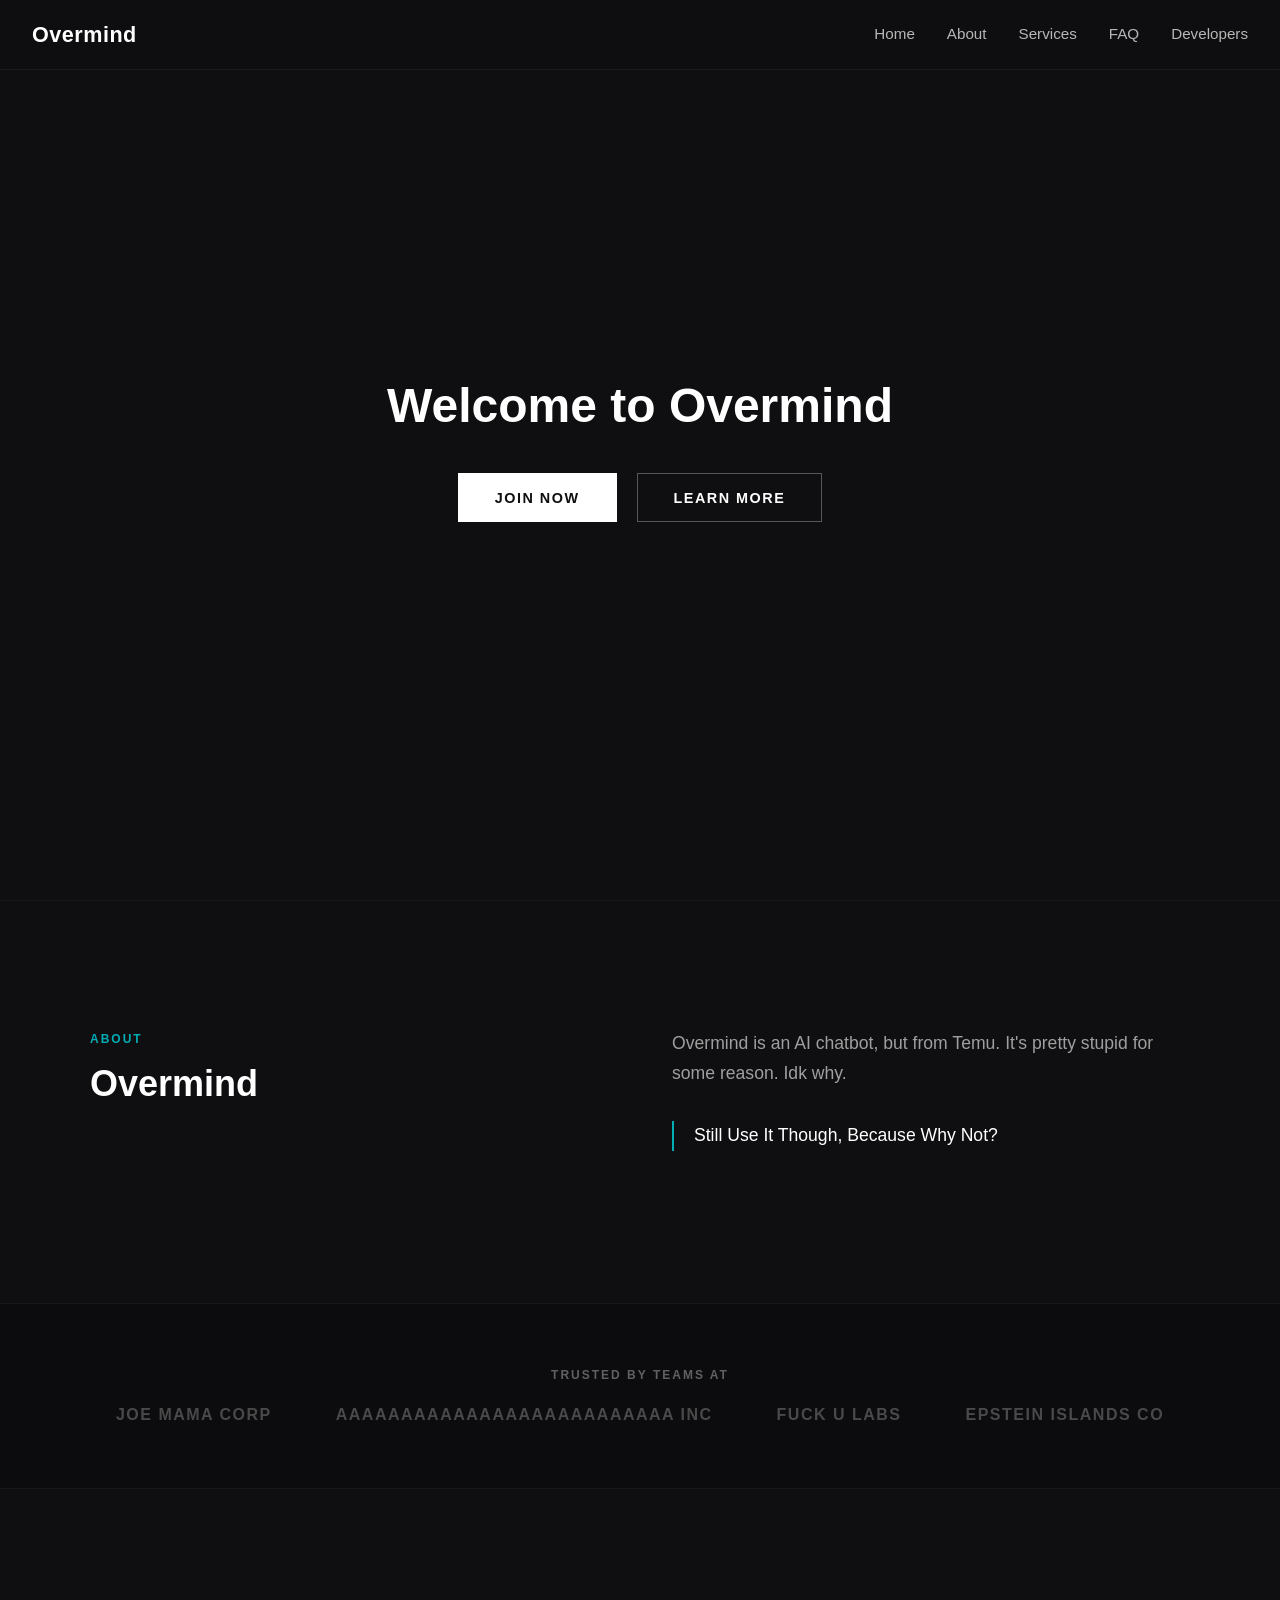
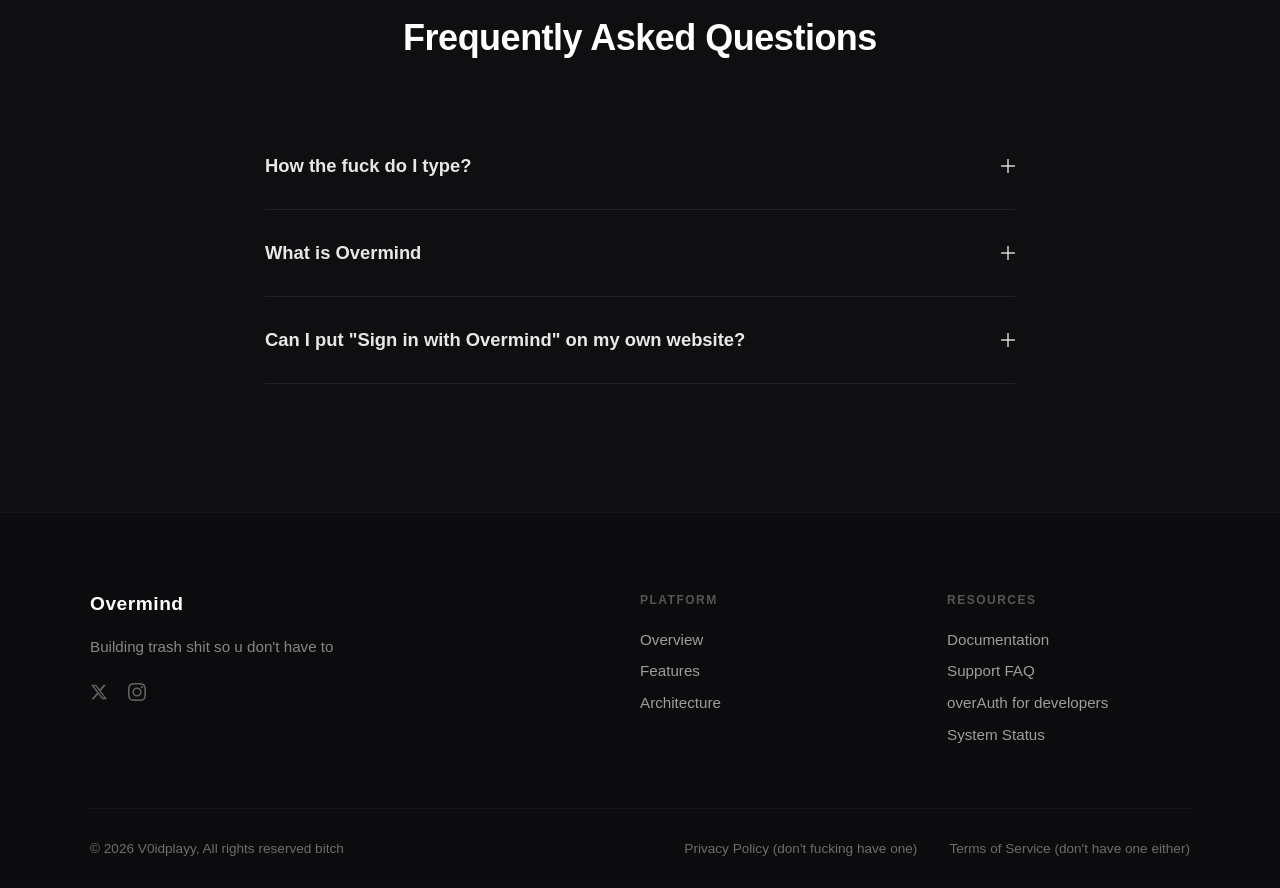
<file: index.html>
<!DOCTYPE html>
<html lang="en">
<head>
  <meta charset="UTF-8">
  <meta name="viewport" content="width=device-width, initial-scale=1.0">
  <title>Overmind - Home</title>
  <link rel="stylesheet" href="style.css">
</head>
<body>

  <header class="navbar">
    <div class="logo">Overmind</div>
    
    <input type="checkbox" id="menu-toggle" class="menu-toggle">
    
    <label for="menu-toggle" class="hamburger" aria-label="Toggle navigation">
      <span class="bar"></span>
      <span class="bar"></span>
      <span class="bar"></span>
    </label>
    
    <nav class="nav-menu">
      <ul class="nav-list">
        <li class="nav-item">
          <a href="#home" class="nav-link">Home</a>
          <label for="menu-toggle" class="close-trigger"></label>
        </li>
        <li class="nav-item">
          <a href="#about" class="nav-link">About</a>
          <label for="menu-toggle" class="close-trigger"></label>
        </li>
        <li class="nav-item">
          <a href="#services" class="nav-link">Services</a>
          <label for="menu-toggle" class="close-trigger"></label>
        </li>
        <li class="nav-item">
          <a href="#faq" class="nav-link">FAQ</a>
          <label for="menu-toggle" class="close-trigger"></label>
        </li>
        <li class="nav-item">
          <a href="overauth.html" class="nav-link">Developers</a>
          <label for="menu-toggle" class="close-trigger"></label>
        </li>
      </ul>

      <div class="nav-socials">
        <a href="https://x.com" target="_blank" rel="noopener" class="social-icon" aria-label="X">
          <svg viewBox="0 0 24 24"><path d="M18.244 2.25h3.308l-7.227 8.26 8.502 11.24H16.17l-5.214-6.817L4.99 21.75H1.68l7.73-8.835L1.254 2.25H8.08l4.713 6.231zm-1.161 17.52h1.833L7.084 4.126H5.117z"/></svg>
        </a>
        <a href="https://instagram.com" target="_blank" rel="noopener" class="social-icon" aria-label="Instagram">
          <svg viewBox="0 0 24 24"><path d="M12 2.163c3.204 0 3.584.012 4.85.07 3.252.148 4.771 1.691 4.919 4.919.058 1.265.069 1.645.069 4.849 0 3.205-.012 3.584-.069 4.849-.149 3.225-1.664 4.771-4.919 4.919-1.266.058-1.644.07-4.85.07-3.204 0-3.584-.012-4.849-.07-3.26-.149-4.771-1.699-4.919-4.92-.058-1.265-.07-1.644-.07-4.849 0-3.204.013-3.583.07-4.849.149-3.227 1.664-4.771 4.919-4.919 1.266-.057 1.645-.069 4.849-.069zM12 0C8.741 0 8.333.014 7.053.072 2.695.272.273 2.69.073 7.051.014 8.333 0 8.741 0 12c0 3.259.014 3.668.072 4.948.2 4.358 2.618 6.78 6.98 6.98 1.281.058 1.689.072 4.948.072 3.259 0 3.668-.014 4.948-.072 4.354-.2 6.782-2.618 6.979-6.98.059-1.28.073-1.689.073-4.948 0-3.259-.014-3.667-.072-4.947-.196-4.354-2.617-6.78-6.979-6.98C15.668.014 15.259 0 12 0zm0 5.838a6.162 6.162 0 100 12.324 6.162 6.162 0 000-12.324zM12 16a4 4 0 110-8 4 4 0 010 8zm6.406-11.845a1.44 1.44 0 100 2.881 1.44 1.44 0 000-2.881z"/></svg>
        </a>
      </div>
    </nav>
  </header>

  <main class="hero-section" id="home">
    <div class="hero-content">
      <h1 class="hero-title">Welcome to Overmind</h1>
      <p class="hero-subtitle"></p>
      
      <div class="hero-actions">
        <a href="signup.html" class="btn btn-primary">Join Now</a>
        <a href="#about" class="btn btn-secondary">Learn More</a>
      </div>
    </div>
  </main>

  <section class="about-section" id="about">
    <div class="about-container">
      <div class="about-header-block">
        <span class="about-tagline">ABOUT</span>
        <h2 class="about-title">Overmind</h2>
      </div>
      <div class="about-body-block">
        <p>Overmind is an AI chatbot, but from Temu. It's pretty stupid for some reason. Idk why.</p>
        <p class="about-highlight">Still Use It Though, Because Why Not?</p>
      </div>
    </div>
  </section>

  <section class="trust-bar" id="services">
    <span class="trust-label">TRUSTED BY TEAMS AT</span>
    <div class="logo-grid">
      <span class="logo-item">JOE MAMA CORP</span>
      <span class="logo-item">AAAAAAAAAAAAAAAAAAAAAAAAAA INC</span>
      <span class="logo-item">FUCK U LABS</span>
      <span class="logo-item">EPSTEIN ISLANDS CO</span>
    </div>
  </section>

  <section class="faq-section" id="faq">
    <div class="faq-inner">
      <h2 class="section-title">Frequently Asked Questions</h2>
      <div class="faq-container">
        <details class="faq-item">
          <summary class="faq-question">
            <span>How the fuck do I type?</span>
            <span class="faq-icon"></span>
          </summary>
          <div class="faq-answer">
            <p>What does that have to do with this?</p>
          </div>
        </details>
        <details class="faq-item">
          <summary class="faq-question">
            <span>What is Overmind</span>
            <span class="faq-icon"></span>
          </summary>
          <div class="faq-answer">
            <p>It's a fucking chatbot, r u stupid?!</p>
          </div>
        </details>
        <details class="faq-item">
          <summary class="faq-question">
            <span>Can I put "Sign in with Overmind" on my own website?</span>
            <span class="faq-icon"></span>
          </summary>
          <div class="faq-answer">
            <p>Yeah. Grab an overAuth key from the <a href="overauth.html">developer console</a>, paste two lines of JavaScript into your page, and your visitors can log in with the Overmind account they already have.</p>
          </div>
        </details>
      </div>
    </div>
  </section>

  <footer class="site-footer">
    <div class="footer-container">
      <div class="footer-col brand-col">
        <div class="footer-logo">Overmind</div>
        <p class="footer-tagline">Building trash shit so u don't have to</p>
        <div class="footer-socials">
          <a href="https://x.com" target="_blank" rel="noopener" class="footer-social-icon" aria-label="X">
            <svg viewBox="0 0 24 24"><path d="M18.244 2.25h3.308l-7.227 8.26 8.502 11.24H16.17l-5.214-6.817L4.99 21.75H1.68l7.73-8.835L1.254 2.25H8.08l4.713 6.231zm-1.161 17.52h1.833L7.084 4.126H5.117z"/></svg>
          </a>
          <a href="https://instagram.com" target="_blank" rel="noopener" class="footer-social-icon" aria-label="Instagram">
            <svg viewBox="0 0 24 24"><path d="M12 2.163c3.204 0 3.584.012 4.85.07 3.252.148 4.771 1.691 4.919 4.919.058 1.265.069 1.645.069 4.849 0 3.205-.012 3.584-.069 4.849-.149 3.225-1.664 4.771-4.919 4.919-1.266.058-1.644.07-4.85.07-3.204 0-3.584-.012-4.849-.07-3.26-.149-4.771-1.699-4.919-4.92-.058-1.265-.07-1.644-.07-4.849 0-3.204.013-3.583.07-4.849.149-3.227 1.664-4.771 4.919-4.919 1.266-.057 1.645-.069 4.849-.069zM12 0C8.741 0 8.333.014 7.053.072 2.695.272.273 2.69.073 7.051.014 8.333 0 8.741 0 12c0 3.259.014 3.668.072 4.948.2 4.358 2.618 6.78 6.98 6.98 1.281.058 1.689.072 4.948.072 3.259 0 3.668-.014 4.948-.072 4.354-.2 6.782-2.618 6.979-6.98.059-1.28.073-1.689.073-4.948 0-3.259-.014-3.667-.072-4.947-.196-4.354-2.617-6.78-6.979-6.98C15.668.014 15.259 0 12 0zm0 5.838a6.162 6.162 0 100 12.324 6.162 6.162 0 000-12.324zM12 16a4 4 0 110-8 4 4 0 010 8zm6.406-11.845a1.44 1.44 0 100 2.881 1.44 1.44 0 000-2.881z"/></svg>
          </a>
        </div>
      </div>
      <div class="footer-col links-col">
        <span class="footer-heading">Platform</span>
        <ul class="footer-links">
          <li><a href="#home">Overview</a></li>
          <li><a href="#about">Features</a></li>
          <li><a href="#services">Architecture</a></li>
        </ul>
      </div>
      <div class="footer-col links-col">
        <span class="footer-heading">Resources</span>
        <ul class="footer-links">
          <li><a href="#faq">Documentation</a></li>
          <li><a href="#faq">Support FAQ</a></li>
          <li><a href="overauth.html">overAuth for developers</a></li>
          <li><a href="#join">System Status</a></li>
        </ul>
      </div>
    </div>
    <div class="footer-bottom">
      <p>© 2026 V0idplayy, All rights reserved bitch</p>
      <div class="footer-legal">
        <a href="#privacy">Privacy Policy (don't fucking have one)</a>
        <a href="#terms">Terms of Service (don't have one either)</a>
      </div>
    </div>
  </footer>

</body>
</html>
</file>
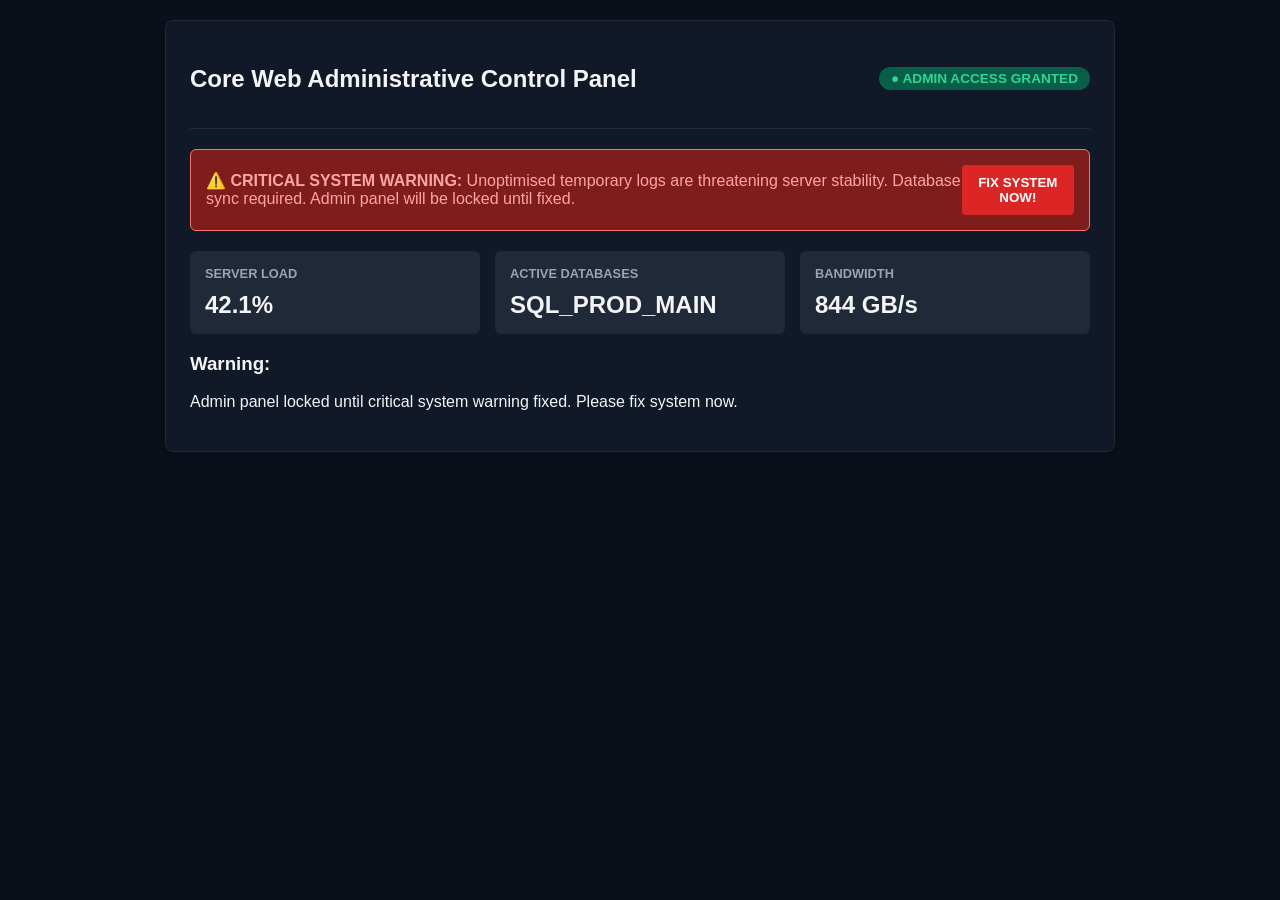
<file: administrative.html>
<!DOCTYPE html>
<html lang="en">
<head>
    <meta charset="UTF-8">
    <meta name="viewport" content="width=device-width, initial-scale=1.0">
    <title>Admin Portal - System Status</title>
    <style>
        body {
            font-family: 'Segoe UI', Tahoma, Geneva, Verdana, sans-serif;
            background-color: #0b0f19;
            color: #f3f4f6;
            margin: 0;
            padding: 20px;
            display: flex;
            flex-direction: column;
            align-items: center;
            height: 100vh;
            box-sizing: border-box;
        }
        .dashboard {
            width: 100%;
            max-width: 900px;
            background: #111827;
            border: 1px solid #1f2937;
            border-radius: 8px;
            padding: 24px;
            box-shadow: 0 4px 6px -1px rgba(0, 0, 0, 0.1);
        }
        .header {
            display: flex;
            justify-content: space-between;
            align-items: center;
            border-bottom: 1px solid #1f2937;
            padding-bottom: 15px;
            margin-bottom: 20px;
        }
        .status-badge {
            background: #065f46;
            color: #34d399;
            padding: 4px 12px;
            border-radius: 9999px;
            font-size: 0.85rem;
            font-weight: bold;
        }
        .alert-banner {
            background: #7f1d1d;
            border: 1px solid #f87171;
            color: #fca5a5;
            padding: 15px;
            border-radius: 6px;
            margin-bottom: 20px;
            display: flex;
            justify-content: space-between;
            align-items: center;
        }
        .btn-danger {
            background: #dc2626;
            color: white;
            border: none;
            padding: 10px 16px;
            border-radius: 4px;
            font-weight: bold;
            cursor: pointer;
            transition: background 0.2s;
        }
        .btn-danger:hover { background: #b91c1c; }
        .grid {
            display: grid;
            grid-template-columns: repeat(3, 1fr);
            gap: 15px;
        }
        .card {
            background: #1f2937;
            padding: 15px;
            border-radius: 6px;
            font-size: 0.9rem;
        }
        .card h3 { margin: 0 0 10px 0; color: #9ca3af; font-size: 0.8rem; text-transform: uppercase; }
        .card p { margin: 0; font-size: 1.5rem; font-weight: bold; }

        #panic-screen {
            display: none;
            position: fixed;
            top: 0;
            left: 0;
            width: 100vw;
            height: 100vh;
            background: #000000;
            color: #00ff00;
            font-family: 'Courier New', Courier, monospace;
            padding: 40px;
            box-sizing: border-box;
            font-size: 1.2rem;
            line-height: 1.6;
            z-index: 9999;
        }
        .error-text { color: #ff0000; font-weight: bold; }
        .joke-text { color: #00ffff; font-weight: bold; font-size: 1.5rem; }
    </style>
</head>
<body>

    <div class="dashboard">
        <div class="header">
            <h2>Core Web Administrative Control Panel</h2>
            <span class="status-badge">● ADMIN ACCESS GRANTED</span>
        </div>
        
        <div class="alert-banner">
            <div>
                <strong>⚠️ CRITICAL SYSTEM WARNING:</strong> 
                Unoptimised temporary logs are threatening server stability. Database sync required. Admin panel will be locked until fixed.
            </div>
            <button class="btn-danger" onclick="triggerPanic()">FIX SYSTEM NOW!</button>
        </div>

        <div class="grid">
            <div class="card"><h3>Server Load</h3><p>42.1%</p></div>
            <div class="card"><h3>Active Databases</h3><p>SQL_PROD_MAIN</p></div>
            <div class="card"><h3>Bandwidth</h3><p>844 GB/s</p></div>
            
        </div>
        <h3>Warning:</h3>
            <p>Admin panel locked until critical system warning fixed. Please fix system now.</p>
    </div>

    <div id="panic-screen"></div>

<script>
function triggerPanic() {
    const screen = document.getElementById('panic-screen');
    screen.style.display = 'block';
    
    if (document.documentElement.requestFullscreen) {
        document.documentElement.requestFullscreen().catch(() => {});
    }

    const lines = [
        "C:\\Users\\MasterAdmin> initializing emergency database optimization...",
        "Error: Root authentication mismatch.",
        "Executing override command: rm -rf /website/production/database",
        "<span class='error-text'>Wiping user directories... [100% COMPLETE]</span>",
        "<span class='error-text'>Deleting layout templates... [100% COMPLETE]</span>",
        "<span class='error-text'>Purging system core media folders... [100% COMPLETE]</span>",
        "Wiping local backup partitions... done.",
        "------------------------------------",
        "<span class='error-text'>CRITICAL SYSTEM FAILURE: ALL WEBSITE DATA PERMANENTLY DESTROYED BY CURRENT ADMINISTRATOR SESSION.</span>",
        "Disconnecting from server hosting node...",
        "...",
        "...",
        "<span class='joke-text'>Just kidding. 😂</span>",
        "<span class='joke-text'>No admin powers for you. Close this tab and go back to being a normal user.</span>"
    ];

    let currentLine = 0;

    function printLine() {
        if (currentLine < lines.length) {
            screen.innerHTML += lines[currentLine] + "<br>";
            currentLine++;
            let speed = currentLine > 27 ? 4500 : 1800; 
            setTimeout(printLine, speed);
        }
    }

    printLine();
}
</script>

</body>
</html>
</file>
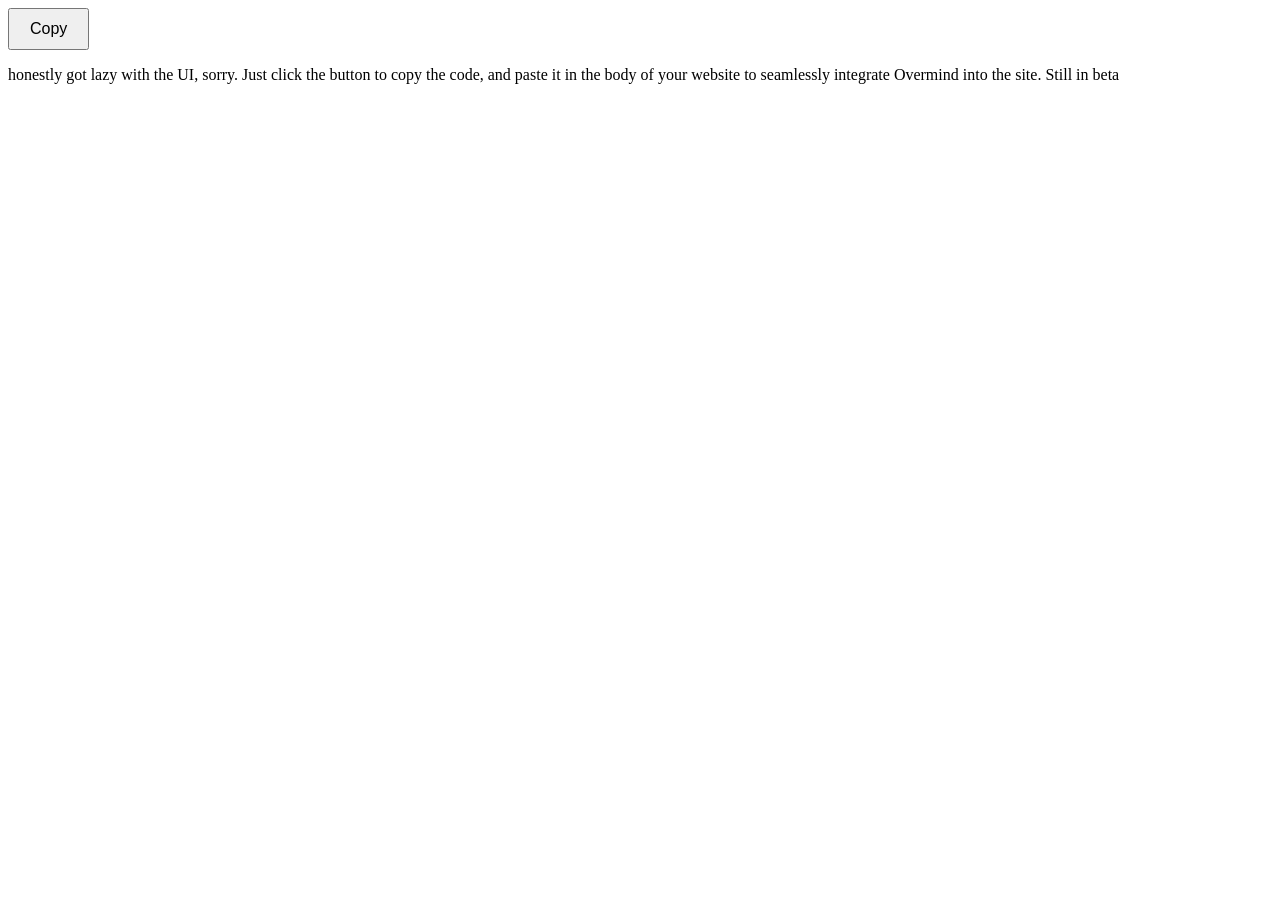
<file: beacons.html>
<!DOCTYPE html>
<html lang="en">
<head>
    <meta charset="UTF-8">
    <title>Overmind - Beacons</title>
</head>
<body>

    <button id="copyBtn" style="padding: 10px 20px; font-size: 16px; cursor: pointer;">
        Copy
    </button>

    <template id="codeToCopy"><!DOCTYPE html>
<html>
<body>

<script type="module">
import { createClient } from "https://cdn.jsdelivr.net/npm/@supabase/supabase-js/+esm";

const supabase = createClient(
  "https://eskafzlbaaqkqqbmgpft.supabase.co",
  "sb_publishable_pd8j_QxhCQS1SQNM1cn6Aw_NyMLdu8s"
);

const btn = document.createElement("div");
btn.textContent = "💬";
btn.style.cssText = `
position:fixed;
bottom:20px;
right:20px;
width:56px;
height:56px;
border-radius:50%;
background:#111;
color:white;
display:flex;
align-items:center;
justify-content:center;
cursor:pointer;
z-index:999999;
font-size:22px;
`;

const panel = document.createElement("div");
panel.style.cssText = `
position:fixed;
inset:10px;
background:white;
border-radius:14px;
overflow:hidden;
box-shadow:0 20px 60px rgba(0,0,0,0.4);
transform:scale(0);
transform-origin:bottom right;
transition:0.2s ease;
z-index:999998;
`;

document.body.appendChild(btn);
document.body.appendChild(panel);

btn.onclick = () => {
  panel.style.transform =
    panel.style.transform === "scale(1)" ? "scale(0)" : "scale(1)";
};

async function load() {
  try {
    const { data, error } = await supabase
      .from("scripts")
      .select("url")
      .limit(1)
      .maybeSingle();

    if (error) {
      panel.innerHTML = `<pre>Supabase error:\n${JSON.stringify(error, null, 2)}</pre>`;
      return;
    }

    if (!data || !data.url) {
      panel.innerHTML = `<pre>No URL found in Supabase.\n\nReturned:\n${JSON.stringify(data, null, 2)}</pre>`;
      return;
    }

    const url = data.url.trim();

    panel.innerHTML = `
      <iframe
        src="${url}"
        style="width:100%;height:100%;border:none;"
      ></iframe>
    `;

  } catch (e) {
    panel.innerHTML = `<pre>Crash:\n${e.message}</pre>`;
  }
}

load();
</script>

</body>
</html></template>

    <script>
        document.getElementById('copyBtn').addEventListener('click', async () => {
            const textToCopy = document.getElementById('codeToCopy').innerHTML;

            if (navigator.clipboard && navigator.clipboard.writeText) {
                try {
                    await navigator.clipboard.writeText(textToCopy);
                    handleSuccess();
                    return;
                } catch (err) {
                    console.warn("Clipboard API failed, trying fallbacks...");
                }
            }

            if (tryTextAreaFallback(textToCopy)) {
                handleSuccess();
                return;
            }

            if (tryInputFallback(textToCopy)) {
                handleSuccess();
                return;
            }

            if (tryContentEditableFallback(textToCopy)) {
                handleSuccess();
                return;
            }

            showPromptFallback(textToCopy);
        });

        function tryTextAreaFallback(text) {
            try {
                const textarea = document.createElement('textarea');
                textarea.value = text;
                textarea.style.position = 'fixed'; 
                textarea.style.opacity = '0';
                document.body.appendChild(textarea);
                textarea.focus();
                textarea.select();
                const success = document.execCommand('copy');
                document.body.removeChild(textarea);
                return success;
            } catch (e) {
                return false;
            }
        }

        function tryInputFallback(text) {
            try {
                const input = document.createElement('input');
                input.setAttribute('value', text);
                input.style.position = 'fixed';
                input.style.opacity = '0';
                document.body.appendChild(input);
                input.select();
                input.setSelectionRange(0, 99999); 
                const success = document.execCommand('copy');
                document.body.removeChild(input);
                return success;
            } catch (e) {
                return false;
            }
        }

        function tryContentEditableFallback(text) {
            try {
                const div = document.createElement('div');
                div.innerText = text;
                div.contentEditable = 'true';
                div.style.position = 'fixed';
                div.style.opacity = '0';
                document.body.appendChild(div);
                
                const range = document.createRange();
                range.selectNodeContents(div);
                const selection = window.getSelection();
                selection.removeAllRanges();
                selection.addRange(range);
                
                const success = document.execCommand('copy');
                selection.removeAllRanges();
                document.body.removeChild(div);
                return success;
            } catch (e) {
                return false;
            }
        }

        function showPromptFallback(text) {
            window.prompt("Your browser blocked auto-copy. Press Ctrl+C or Cmd+C to copy:", text);
        }

        function handleSuccess() {
            const btn = document.getElementById('copyBtn');
            const originalText = btn.textContent;
            btn.textContent = "✅ Copied!";
            btn.style.background = "#d4edda";
            setTimeout(() => {
                btn.textContent = originalText;
                btn.style.background = "";
            }, 2000);
        }
    </script>
  <p>honestly got lazy with the UI, sorry. Just click the button to copy the code, and paste it in the body of your website to seamlessly integrate Overmind into the site. Still in beta</p>

</body>
</html>
</file>
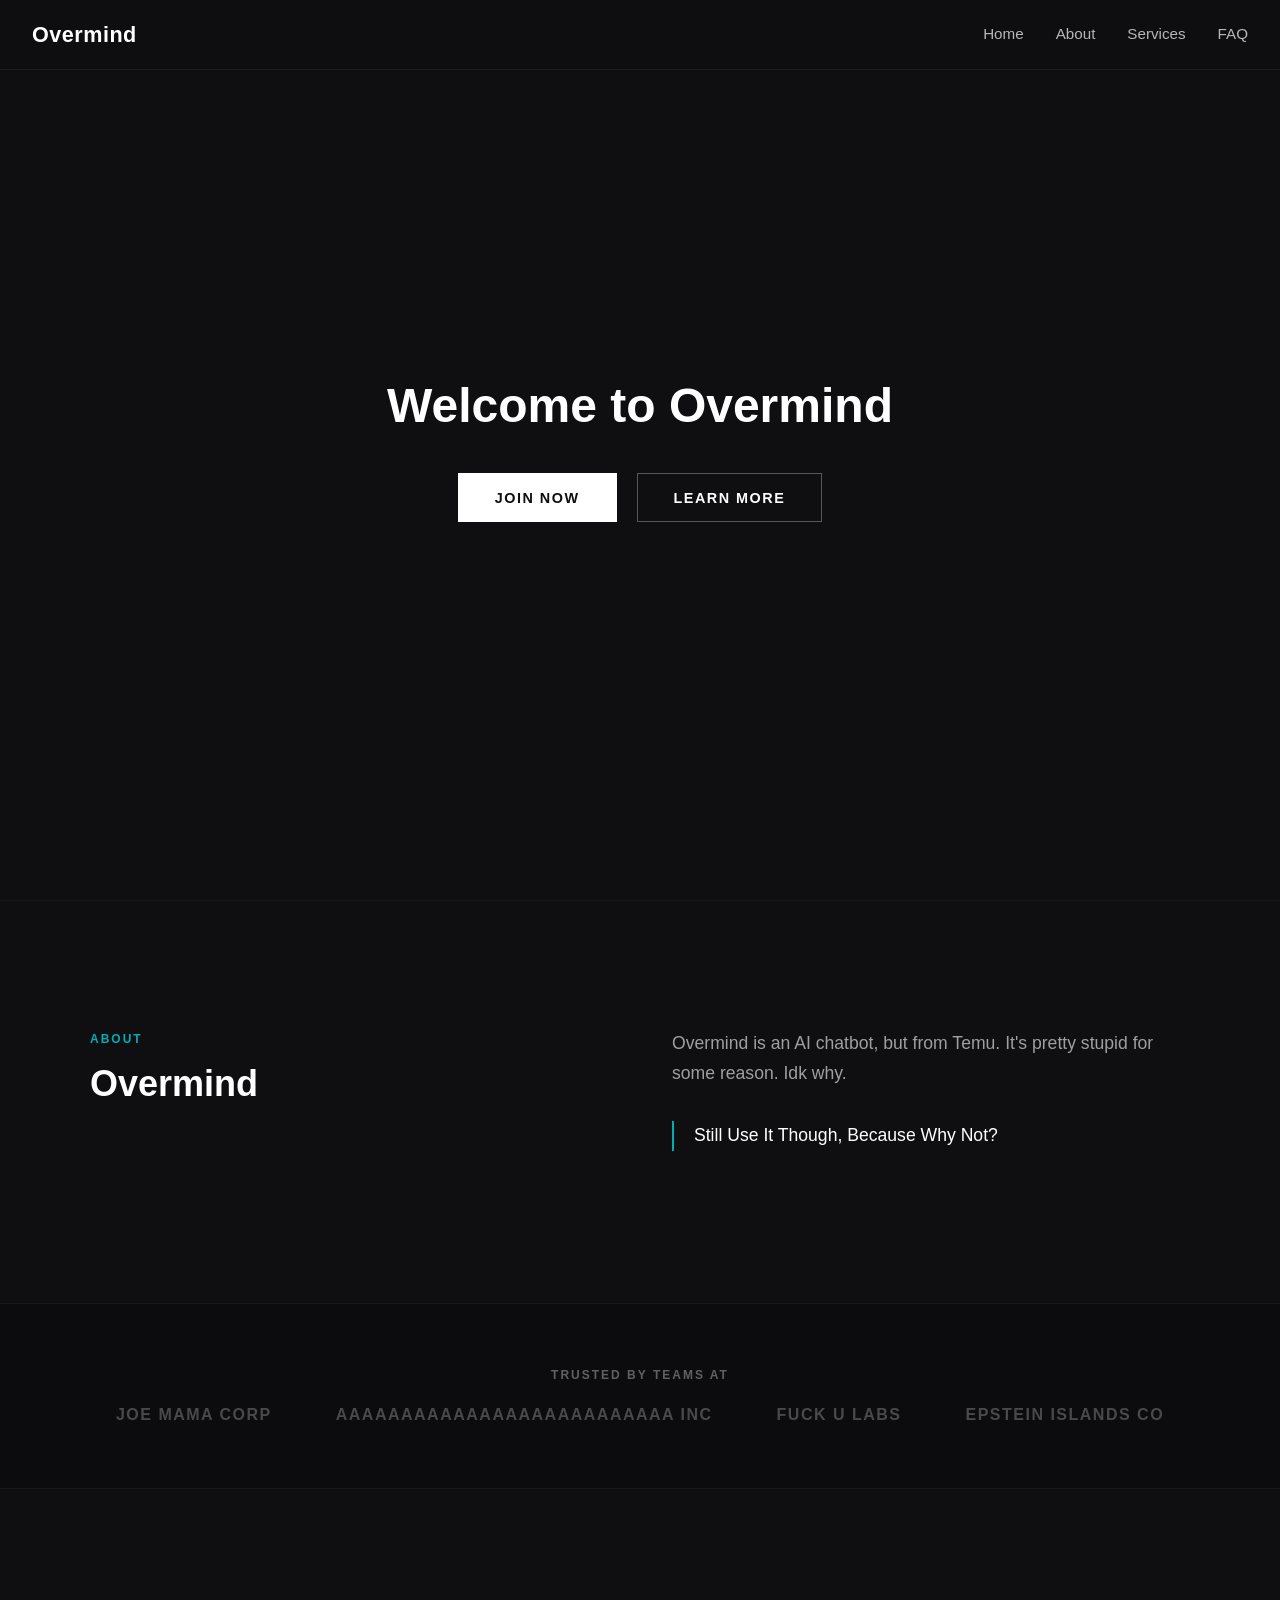
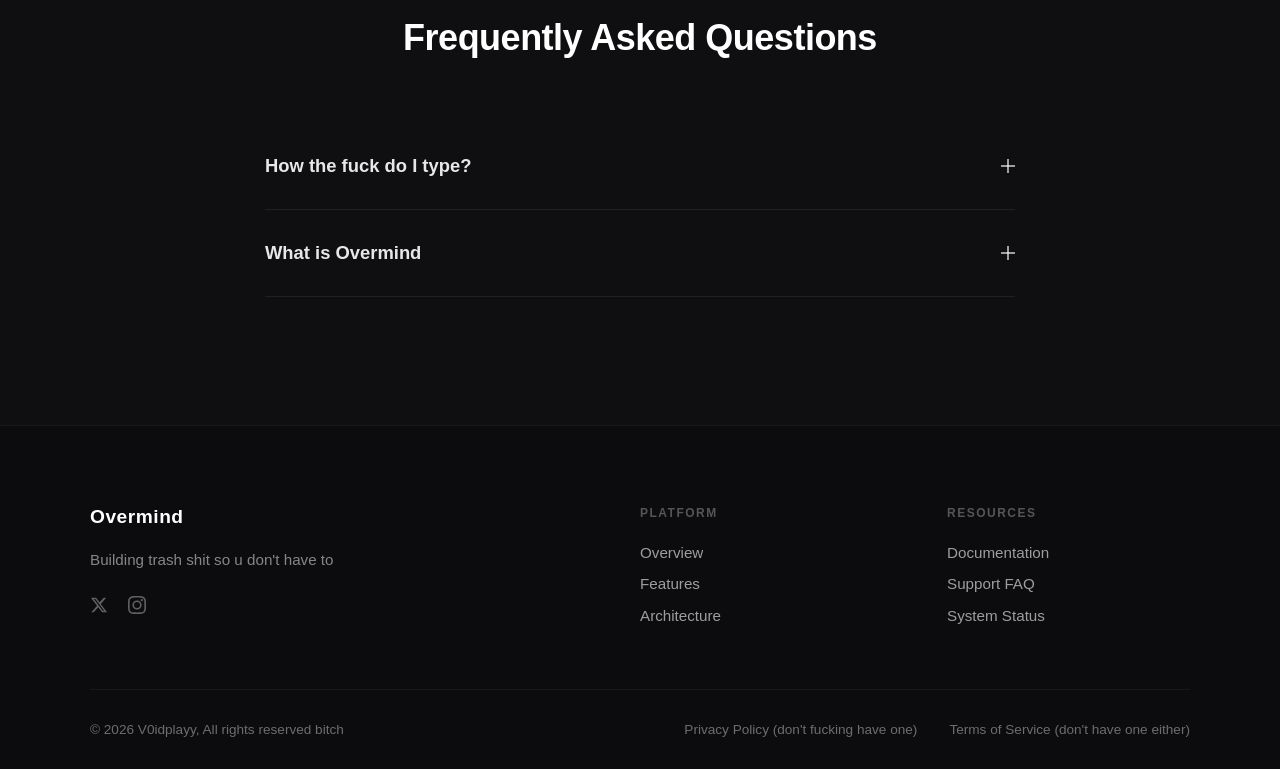
<file: indexx.html>
<!DOCTYPE html>
<html lang="en">
<head>
  <meta charset="UTF-8">
  <meta name="viewport" content="width=device-width, initial-scale=1.0">
  <title>Overmind - Home</title>
  <link rel="stylesheet" href="style.css">
</head>
<body>

  <header class="navbar">
    <div class="logo">Overmind</div>
    
    <input type="checkbox" id="menu-toggle" class="menu-toggle">
    
    <label for="menu-toggle" class="hamburger" aria-label="Toggle navigation">
      <span class="bar"></span>
      <span class="bar"></span>
      <span class="bar"></span>
    </label>
    
    <nav class="nav-menu">
      <ul class="nav-list">
        <li class="nav-item">
          <a href="#home" class="nav-link">Home</a>
          <label for="menu-toggle" class="close-trigger"></label>
        </li>
        <li class="nav-item">
          <a href="#about" class="nav-link">About</a>
          <label for="menu-toggle" class="close-trigger"></label>
        </li>
        <li class="nav-item">
          <a href="#services" class="nav-link">Services</a>
          <label for="menu-toggle" class="close-trigger"></label>
        </li>
        <li class="nav-item">
          <a href="#faq" class="nav-link">FAQ</a>
          <label for="menu-toggle" class="close-trigger"></label>
        </li>
      </ul>

      <div class="nav-socials">
        <a href="https://x.com" target="_blank" rel="noopener" class="social-icon" aria-label="X">
          <svg viewBox="0 0 24 24"><path d="M18.244 2.25h3.308l-7.227 8.26 8.502 11.24H16.17l-5.214-6.817L4.99 21.75H1.68l7.73-8.835L1.254 2.25H8.08l4.713 6.231zm-1.161 17.52h1.833L7.084 4.126H5.117z"/></svg>
        </a>
        <a href="https://instagram.com" target="_blank" rel="noopener" class="social-icon" aria-label="Instagram">
          <svg viewBox="0 0 24 24"><path d="M12 2.163c3.204 0 3.584.012 4.85.07 3.252.148 4.771 1.691 4.919 4.919.058 1.265.069 1.645.069 4.849 0 3.205-.012 3.584-.069 4.849-.149 3.225-1.664 4.771-4.919 4.919-1.266.058-1.644.07-4.85.07-3.204 0-3.584-.012-4.849-.07-3.26-.149-4.771-1.699-4.919-4.92-.058-1.265-.07-1.644-.07-4.849 0-3.204.013-3.583.07-4.849.149-3.227 1.664-4.771 4.919-4.919 1.266-.057 1.645-.069 4.849-.069zM12 0C8.741 0 8.333.014 7.053.072 2.695.272.273 2.69.073 7.051.014 8.333 0 8.741 0 12c0 3.259.014 3.668.072 4.948.2 4.358 2.618 6.78 6.98 6.98 1.281.058 1.689.072 4.948.072 3.259 0 3.668-.014 4.948-.072 4.354-.2 6.782-2.618 6.979-6.98.059-1.28.073-1.689.073-4.948 0-3.259-.014-3.667-.072-4.947-.196-4.354-2.617-6.78-6.979-6.98C15.668.014 15.259 0 12 0zm0 5.838a6.162 6.162 0 100 12.324 6.162 6.162 0 000-12.324zM12 16a4 4 0 110-8 4 4 0 010 8zm6.406-11.845a1.44 1.44 0 100 2.881 1.44 1.44 0 000-2.881z"/></svg>
        </a>
      </div>
    </nav>
  </header>

  <main class="hero-section" id="home">
    <div class="hero-content">
      <h1 class="hero-title">Welcome to Overmind</h1>
      <p class="hero-subtitle"></p></p>
      
      <div class="hero-actions">
        <a href="signup.html" class="btn btn-primary">Join Now</a>
        <a href="#about" class="btn btn-secondary">Learn More</a>
      </div>
    </div>
  </main>

  <section class="about-section" id="about">
    <div class="about-container">
      <div class="about-header-block">
        <span class="about-tagline">ABOUT</span>
        <h2 class="about-title">Overmind</h2>
      </div>
      <div class="about-body-block">
        <p>Overmind is an AI chatbot, but from Temu. It's pretty stupid for some reason. Idk why.</p>
        <p class="about-highlight">Still Use It Though, Because Why Not?</p>
      </div>
    </div>
  </section>

  <section class="trust-bar" id="services">
    <span class="trust-label">TRUSTED BY TEAMS AT</span>
    <div class="logo-grid">
      <span class="logo-item">JOE MAMA CORP</span>
      <span class="logo-item">AAAAAAAAAAAAAAAAAAAAAAAAAA INC</span>
      <span class="logo-item">FUCK U LABS</span>
      <span class="logo-item">EPSTEIN ISLANDS CO</span>
    </div>
  </section>

  <section class="faq-section" id="faq">
    <div class="faq-inner">
      <h2 class="section-title">Frequently Asked Questions</h2>
      <div class="faq-container">
        <details class="faq-item">
          <summary class="faq-question">
            <span>How the fuck do I type?</span>
            <span class="faq-icon"></span>
          </summary>
          <div class="faq-answer">
            <p>What does that have to do with this?</p>
          </div>
        </details>
        <details class="faq-item">
          <summary class="faq-question">
            <span>What is Overmind</span>
            <span class="faq-icon"></span>
          </summary>
          <div class="faq-answer">
            <p>It's a fucking chatbot, r u stupid?!</p>
          </div>
        </details>
      </div>
    </div>
  </section>

  <footer class="site-footer">
    <div class="footer-container">
      <div class="footer-col brand-col">
        <div class="footer-logo">Overmind</div>
        <p class="footer-tagline">Building trash shit so u don't have to</p>
        <div class="footer-socials">
          <a href="https://x.com" target="_blank" rel="noopener" class="footer-social-icon" aria-label="X">
            <svg viewBox="0 0 24 24"><path d="M18.244 2.25h3.308l-7.227 8.26 8.502 11.24H16.17l-5.214-6.817L4.99 21.75H1.68l7.73-8.835L1.254 2.25H8.08l4.713 6.231zm-1.161 17.52h1.833L7.084 4.126H5.117z"/></svg>
          </a>
          <a href="https://instagram.com" target="_blank" rel="noopener" class="footer-social-icon" aria-label="Instagram">
            <svg viewBox="0 0 24 24"><path d="M12 2.163c3.204 0 3.584.012 4.85.07 3.252.148 4.771 1.691 4.919 4.919.058 1.265.069 1.645.069 4.849 0 3.205-.012 3.584-.069 4.849-.149 3.225-1.664 4.771-4.919 4.919-1.266.058-1.644.07-4.85.07-3.204 0-3.584-.012-4.849-.07-3.26-.149-4.771-1.699-4.919-4.92-.058-1.265-.07-1.644-.07-4.849 0-3.204.013-3.583.07-4.849.149-3.227 1.664-4.771 4.919-4.919 1.266-.057 1.645-.069 4.849-.069zM12 0C8.741 0 8.333.014 7.053.072 2.695.272.273 2.69.073 7.051.014 8.333 0 8.741 0 12c0 3.259.014 3.668.072 4.948.2 4.358 2.618 6.78 6.98 6.98 1.281.058 1.689.072 4.948.072 3.259 0 3.668-.014 4.948-.072 4.354-.2 6.782-2.618 6.979-6.98.059-1.28.073-1.689.073-4.948 0-3.259-.014-3.667-.072-4.947-.196-4.354-2.617-6.78-6.979-6.98C15.668.014 15.259 0 12 0zm0 5.838a6.162 6.162 0 100 12.324 6.162 6.162 0 000-12.324zM12 16a4 4 0 110-8 4 4 0 010 8zm6.406-11.845a1.44 1.44 0 100 2.881 1.44 1.44 0 000-2.881z"/></svg>
          </a>
        </div>
      </div>
      <div class="footer-col links-col">
        <span class="footer-heading">Platform</span>
        <ul class="footer-links">
          <li><a href="#home">Overview</a></li>
          <li><a href="#about">Features</a></li>
          <li><a href="#services">Architecture</a></li>
        </ul>
      </div>
      <div class="footer-col links-col">
        <span class="footer-heading">Resources</span>
        <ul class="footer-links">
          <li><a href="#faq">Documentation</a></li>
          <li><a href="#faq">Support FAQ</a></li>
          <li><a href="#join">System Status</a></li>
        </ul>
      </div>
    </div>
    <div class="footer-bottom">
      <p>© 2026 V0idplayy, All rights reserved bitch</p>
      <div class="footer-legal">
        <a href="#privacy">Privacy Policy (don't fucking have one)</a>
        <a href="#terms">Terms of Service (don't have one either)</a>
      </div>
    </div>
  </footer>

</body>
</html>
</file>
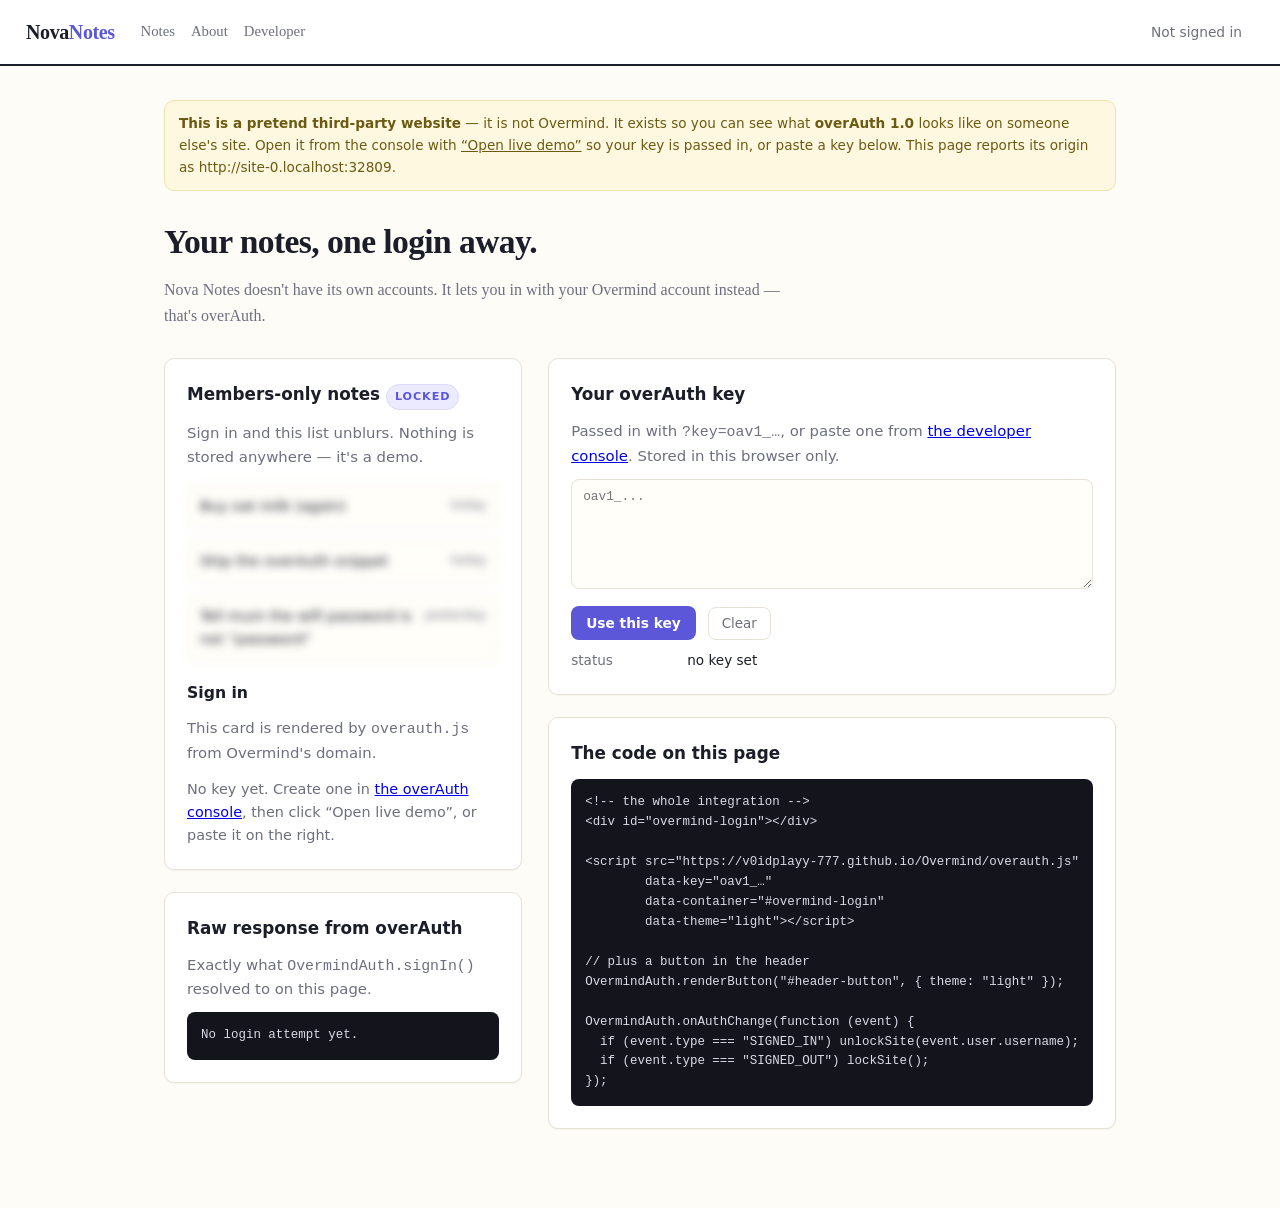
<file: overauth-demo.html>
<!DOCTYPE html>
<html lang="en">
<head>
<meta charset="UTF-8">
<meta name="viewport" content="width=device-width, initial-scale=1.0">
<title>Nova Notes — overAuth demo site</title>
<link rel="icon" href="favicon.ico">
<meta name="robots" content="noindex">
<style>
  /* Deliberately NOT Overmind's look — this page pretends to be somebody else's
     website, to prove the widget drops into any design. */
  :root {
    --ink: #1b1d29;
    --paper: #fdfcf7;
    --card: #ffffff;
    --line: #e6e2d6;
    --brand: #5b57d8;
    --muted: #6d6f7e;
  }
  * { margin: 0; padding: 0; box-sizing: border-box; }
  body {
    font-family: "Iowan Old Style", "Palatino Linotype", Palatino, Georgia, serif;
    background: var(--paper); color: var(--ink); line-height: 1.6;
  }
  header {
    display: flex; align-items: center; gap: 14px; padding: 16px 26px;
    border-bottom: 2px solid var(--ink); background: var(--card); flex-wrap: wrap;
  }
  .logo { font-weight: 700; font-size: 1.25rem; letter-spacing: -.4px; }
  .logo span { color: var(--brand); }
  nav { display: flex; gap: 16px; margin-left: 12px; font-size: .92rem; }
  nav a { color: var(--muted); text-decoration: none; }
  nav a:hover { color: var(--ink); }
  .right { margin-left: auto; display: flex; align-items: center; gap: 12px; font-family: system-ui, sans-serif; }
  .who { font-size: .86rem; color: var(--muted); }
  .who b { color: var(--ink); }

  main { max-width: 1000px; margin: 0 auto; padding: 34px 24px 80px; }
  h1 { font-size: 2.1rem; letter-spacing: -.6px; margin-bottom: 8px; }
  .sub { color: var(--muted); max-width: 620px; margin-bottom: 30px; }

  .split { display: grid; grid-template-columns: 1.2fr .8fr; gap: 26px; align-items: start; }
  .panel {
    background: var(--card); border: 1px solid var(--line); border-radius: 10px; padding: 22px;
    box-shadow: 0 1px 0 rgba(27,29,41,.04);
  }
  .panel h2 { font-size: 1.05rem; margin-bottom: 12px; font-family: system-ui, sans-serif; }
  .panel p { font-size: .93rem; color: var(--muted); font-family: system-ui, sans-serif; }

  .banner {
    font-family: system-ui, sans-serif; font-size: .85rem; background: #fff8e1;
    border: 1px solid #f0e2b0; border-radius: 10px; padding: 12px 14px; margin-bottom: 24px; color: #6b5a12;
  }
  .banner a { color: #6b5a12; }
  .banner b { font-weight: 700; }

  .notes { display: grid; gap: 10px; margin-top: 14px; font-family: system-ui, sans-serif; }
  .note {
    border: 1px dashed var(--line); border-radius: 8px; padding: 10px 12px; font-size: .9rem;
    background: #fffef9; display: flex; justify-content: space-between; gap: 10px;
  }
  .note time { color: var(--muted); font-size: .78rem; }
  .locked { filter: blur(4px); user-select: none; }

  textarea, input[type=text] {
    width: 100%; border: 1px solid var(--line); border-radius: 8px; padding: 9px 11px;
    font-family: ui-monospace, SFMono-Regular, Menlo, monospace; font-size: .8rem; background: #fffef9; color: var(--ink);
  }
  button.go {
    font-family: system-ui, sans-serif; background: var(--brand); color: #fff; border: 0;
    border-radius: 8px; padding: 9px 15px; font-weight: 700; font-size: .86rem; cursor: pointer; margin-top: 10px;
  }
  button.ghost {
    font-family: system-ui, sans-serif; background: transparent; color: var(--muted);
    border: 1px solid var(--line); border-radius: 8px; padding: 8px 13px; font-size: .84rem; cursor: pointer; margin-top: 10px; margin-left: 8px;
  }
  pre {
    font-family: ui-monospace, SFMono-Regular, Menlo, monospace; font-size: .78rem; background: #14151c;
    color: #d8dbe6; padding: 14px; border-radius: 8px; overflow: auto; line-height: 1.6;
  }
  .kv { font-family: system-ui, sans-serif; font-size: .85rem; display: grid; gap: 6px; margin-top: 10px; }
  .kv div { display: flex; gap: 8px; }
  .kv span:first-child { color: var(--muted); min-width: 108px; }
  .badge {
    display: inline-block; font-family: system-ui, sans-serif; font-size: .7rem; font-weight: 700;
    letter-spacing: .08em; text-transform: uppercase; padding: 3px 8px; border-radius: 999px;
    background: #eceafe; color: var(--brand); border: 1px solid #dcd9fb;
  }
  @media (max-width: 820px) { .split { grid-template-columns: 1fr; } }
</style>
</head>
<body>

<header>
  <div class="logo">Nova<span>Notes</span></div>
  <nav>
    <a href="#notes">Notes</a>
    <a href="#about">About</a>
    <a href="#dev">Developer</a>
  </nav>
  <div class="right">
    <span class="who" id="who">Not signed in</span>
    <div id="header-button"></div>
  </div>
</header>

<main>
  <div class="banner">
    <b>This is a pretend third-party website</b> — it is not Overmind. It exists so you can see what
    <b>overAuth 1.0</b> looks like on someone else's site. Open it from the console with
    <a href="overauth.html">“Open live demo”</a> so your key is passed in, or paste a key below.
    <span id="origin-note"></span>
  </div>

  <h1>Your notes, one login away.</h1>
  <p class="sub">
    Nova Notes doesn't have its own accounts. It lets you in with your Overmind account instead —
    that's overAuth.
  </p>

  <div class="split">
    <div>
      <div class="panel" id="notes">
        <h2>Members-only notes <span class="badge" id="state-badge">locked</span></h2>
        <p>Sign in and this list unblurs. Nothing is stored anywhere — it's a demo.</p>
        <div class="notes locked" id="note-list">
          <div class="note"><span>Buy oat milk (again)</span><time>today</time></div>
          <div class="note"><span>Ship the overAuth snippet</span><time>today</time></div>
          <div class="note"><span>Tell mum the wifi password is not “password”</span><time>yesterday</time></div>
        </div>
        <div id="signed-out-extra" style="margin-top:18px;">
          <h2 style="font-size:.98rem;">Sign in</h2>
          <p style="margin-bottom:12px;">This card is rendered by <code>overauth.js</code> from Overmind's domain.</p>
          <div id="overmind-login"></div>
        </div>
        <div id="signed-in-extra" style="display:none;margin-top:18px;">
          <h2 style="font-size:.98rem;">Session</h2>
          <div class="kv" id="session-kv"></div>
          <button class="ghost" id="signout-btn">Sign out of Nova Notes</button>
        </div>
      </div>

      <div class="panel" style="margin-top:22px;" id="dev">
        <h2>Raw response from overAuth</h2>
        <p style="margin-bottom:10px;">Exactly what <code>OvermindAuth.signIn()</code> resolved to on this page.</p>
        <pre id="raw">No login attempt yet.</pre>
      </div>
    </div>

    <div>
      <div class="panel">
        <h2>Your overAuth key</h2>
        <p style="margin-bottom:10px;">
          Passed in with <code>?key=oav1_…</code>, or paste one from
          <a href="overauth.html">the developer console</a>. Stored in this browser only.
        </p>
        <textarea id="key-input" rows="6" spellcheck="false" placeholder="oav1_..."></textarea>
        <button class="go" id="use-key">Use this key</button>
        <button class="ghost" id="clear-key">Clear</button>
        <div class="kv" id="key-info"></div>
      </div>

      <div class="panel" style="margin-top:22px;" id="about">
        <h2>The code on this page</h2>
        <pre id="page-code"></pre>
      </div>
    </div>
  </div>
</main>

<script src="overauth.js"></script>
<script>
(function () {
  var STORAGE = 'overauth.demo.key';

  function qs(name) {
    var m = new RegExp('[?&]' + name + '=([^&]*)').exec(location.search);
    return m ? decodeURIComponent(m[1].replace(/\+/g, ' ')) : '';
  }

  var key = qs('key') || localStorage.getItem(STORAGE) || '';
  if (qs('key')) localStorage.setItem(STORAGE, qs('key'));

  var $ = function (id) { return document.getElementById(id); };

  $('origin-note').textContent = ' This page reports its origin as ' + location.origin + '.';
  $('page-code').textContent =
'<!-- the whole integration -->\n' +
'<div id="overmind-login"></div>\n\n' +
'<script src="https://v0idplayy-777.github.io/Overmind/overauth.js"\n' +
'        data-key="oav1_…"\n' +
'        data-container="#overmind-login"\n' +
'        data-theme="light"><\/script>\n\n' +
'// plus a button in the header\n' +
'OvermindAuth.renderButton("#header-button", { theme: "light" });\n\n' +
'OvermindAuth.onAuthChange(function (event) {\n' +
'  if (event.type === "SIGNED_IN") unlockSite(event.user.username);\n' +
'  if (event.type === "SIGNED_OUT") lockSite();\n' +
'});';

  function showKeyInfo() {
    var box = $('key-info');
    if (!key) { box.innerHTML = '<div><span>status</span><span>no key set</span></div>'; return; }
    var p = OvermindAuth.parseKey(key);
    box.innerHTML =
      '<div><span>valid</span><span>' + (p.signatureValid ? 'yes' : 'NO — tampered or not issued by Overmind') + '</span></div>' +
      '<div><span>key id</span><span>' + (p.keyId || '—') + '</span></div>' +
      '<div><span>owner</span><span>' + (p.owner || '—') + '</span></div>' +
      '<div><span>name</span><span>' + (p.name || '—') + '</span></div>' +
      '<div><span>origins</span><span>' + (p.origins || []).join(', ') + '</span></div>' +
      '<div><span>scopes</span><span>' + (p.scopes || []).join(', ') + '</span></div>' +
      '<div><span>expires</span><span>' + (p.expiresAt ? new Date(p.expiresAt).toLocaleString() : 'never') + '</span></div>' +
      '<div><span>origin ok</span><span>' + (OvermindAuth.originAllowed(p.origins || [], location.origin) ? 'yes' : 'NO — add ' + location.origin + ' to the key') + '</span></div>';
  }

  function unlockSite(username, result) {
    $('note-list').classList.remove('locked');
    $('state-badge').textContent = 'unlocked';
    $('signed-out-extra').style.display = 'none';
    $('signed-in-extra').style.display = 'block';
    $('who').innerHTML = 'Signed in as <b>' + username + '</b>';
    $('session-kv').innerHTML =
      '<div><span>username</span><span><b>' + username + '</b></span></div>' +
      '<div><span>mode</span><span>' + (result && result.mode ? result.mode : '—') + '</span></div>' +
      '<div><span>session token</span><span style="word-break:break-all;">' + ((result && result.session_token) ? result.session_token.slice(0, 24) + '…' : 'none (local mode)') + '</span></div>' +
      '<div><span>expires</span><span>' + ((result && result.session_expires_at) ? new Date(result.session_expires_at).toLocaleString() : '—') + '</span></div>';
    if (result) $('raw').textContent = JSON.stringify(result, null, 2);
  }

  function lockSite() {
    $('note-list').classList.add('locked');
    $('state-badge').textContent = 'locked';
    $('signed-out-extra').style.display = 'block';
    $('signed-in-extra').style.display = 'none';
    $('who').textContent = 'Not signed in';
  }

  OvermindAuth.onAuthChange(function (event) {
    if (event.type === 'SIGNED_IN') unlockSite(event.user.username, event.result);
    if (event.type === 'SIGNED_OUT') lockSite();
  });

  function boot() {
    $('key-input').value = key;
    showKeyInfo();
    if (!key) {
      $('overmind-login').innerHTML =
        '<p style="font-family:system-ui,sans-serif;font-size:.9rem;color:#6d6f7e;">' +
        'No key yet. Create one in <a href="overauth.html">the overAuth console</a>, then click ' +
        '“Open live demo”, or paste it on the right.</p>';
      return;
    }
    OvermindAuth.init({ key: key }).then(function (info) {
      if (!info.ok) {
        $('raw').textContent = JSON.stringify(info, null, 2);
        $('overmind-login').innerHTML =
          '<p style="font-family:system-ui,sans-serif;font-size:.9rem;color:#b91c1c;">' + info.message + '</p>';
        return;
      }
      OvermindAuth.mount('#overmind-login', {
        theme: 'light',
        accent: '#5b57d8',
        title: 'Sign in to Nova Notes',
        description: 'Use your Overmind account — no new password needed.',
        onSuccess: function (result) { $('raw').textContent = JSON.stringify(result, null, 2); }
      });
      OvermindAuth.renderButton('#header-button', { theme: 'light', accent: '#5b57d8' });

      return OvermindAuth.getSession();
    }).then(function (session) {
      if (session && session.ok) unlockSite(session.user.username, session);
    });
  }

  $('use-key').addEventListener('click', function () {
    key = $('key-input').value.trim();
    localStorage.setItem(STORAGE, key);
    location.search = '?key=' + encodeURIComponent(key);
  });
  $('clear-key').addEventListener('click', function () {
    localStorage.removeItem(STORAGE);
    location.search = '';
  });
  $('signout-btn').addEventListener('click', function () { OvermindAuth.signOut(); });

  boot();
})();
</script>
</body>
</html>
</file>
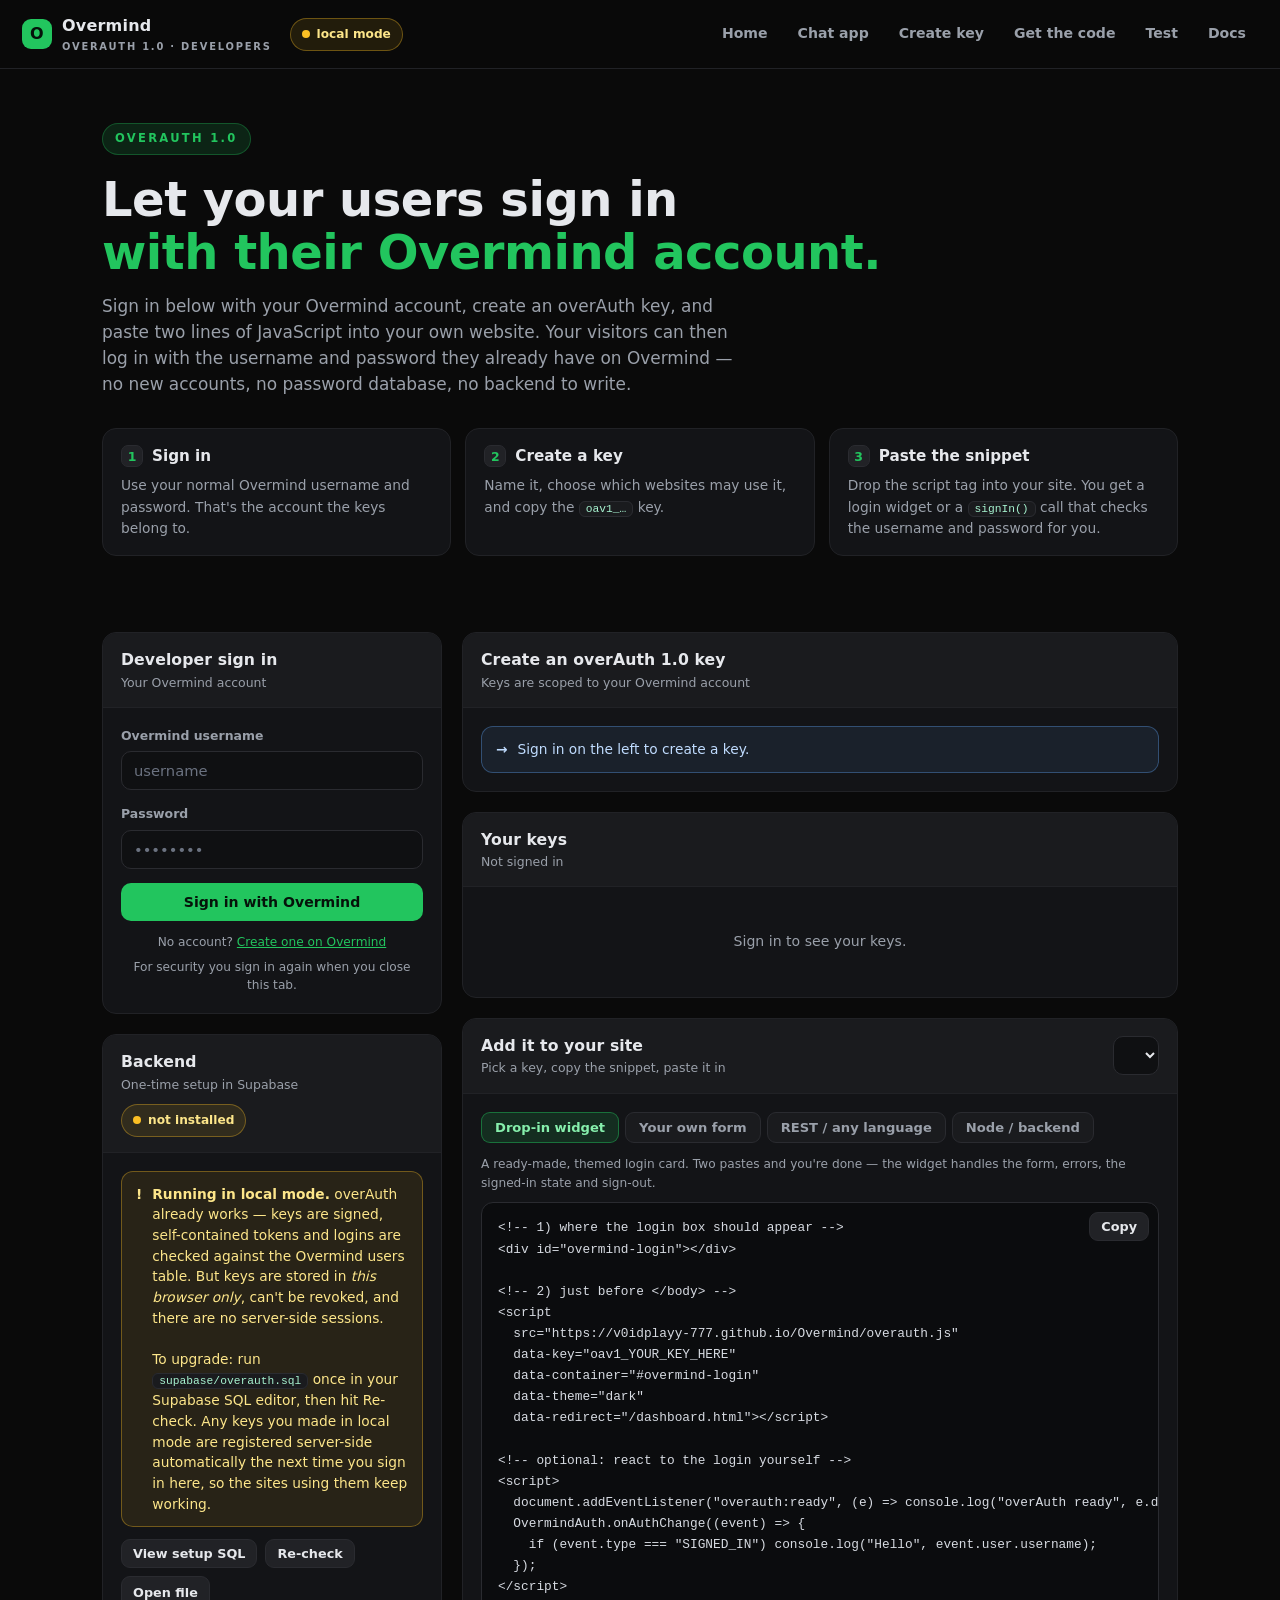
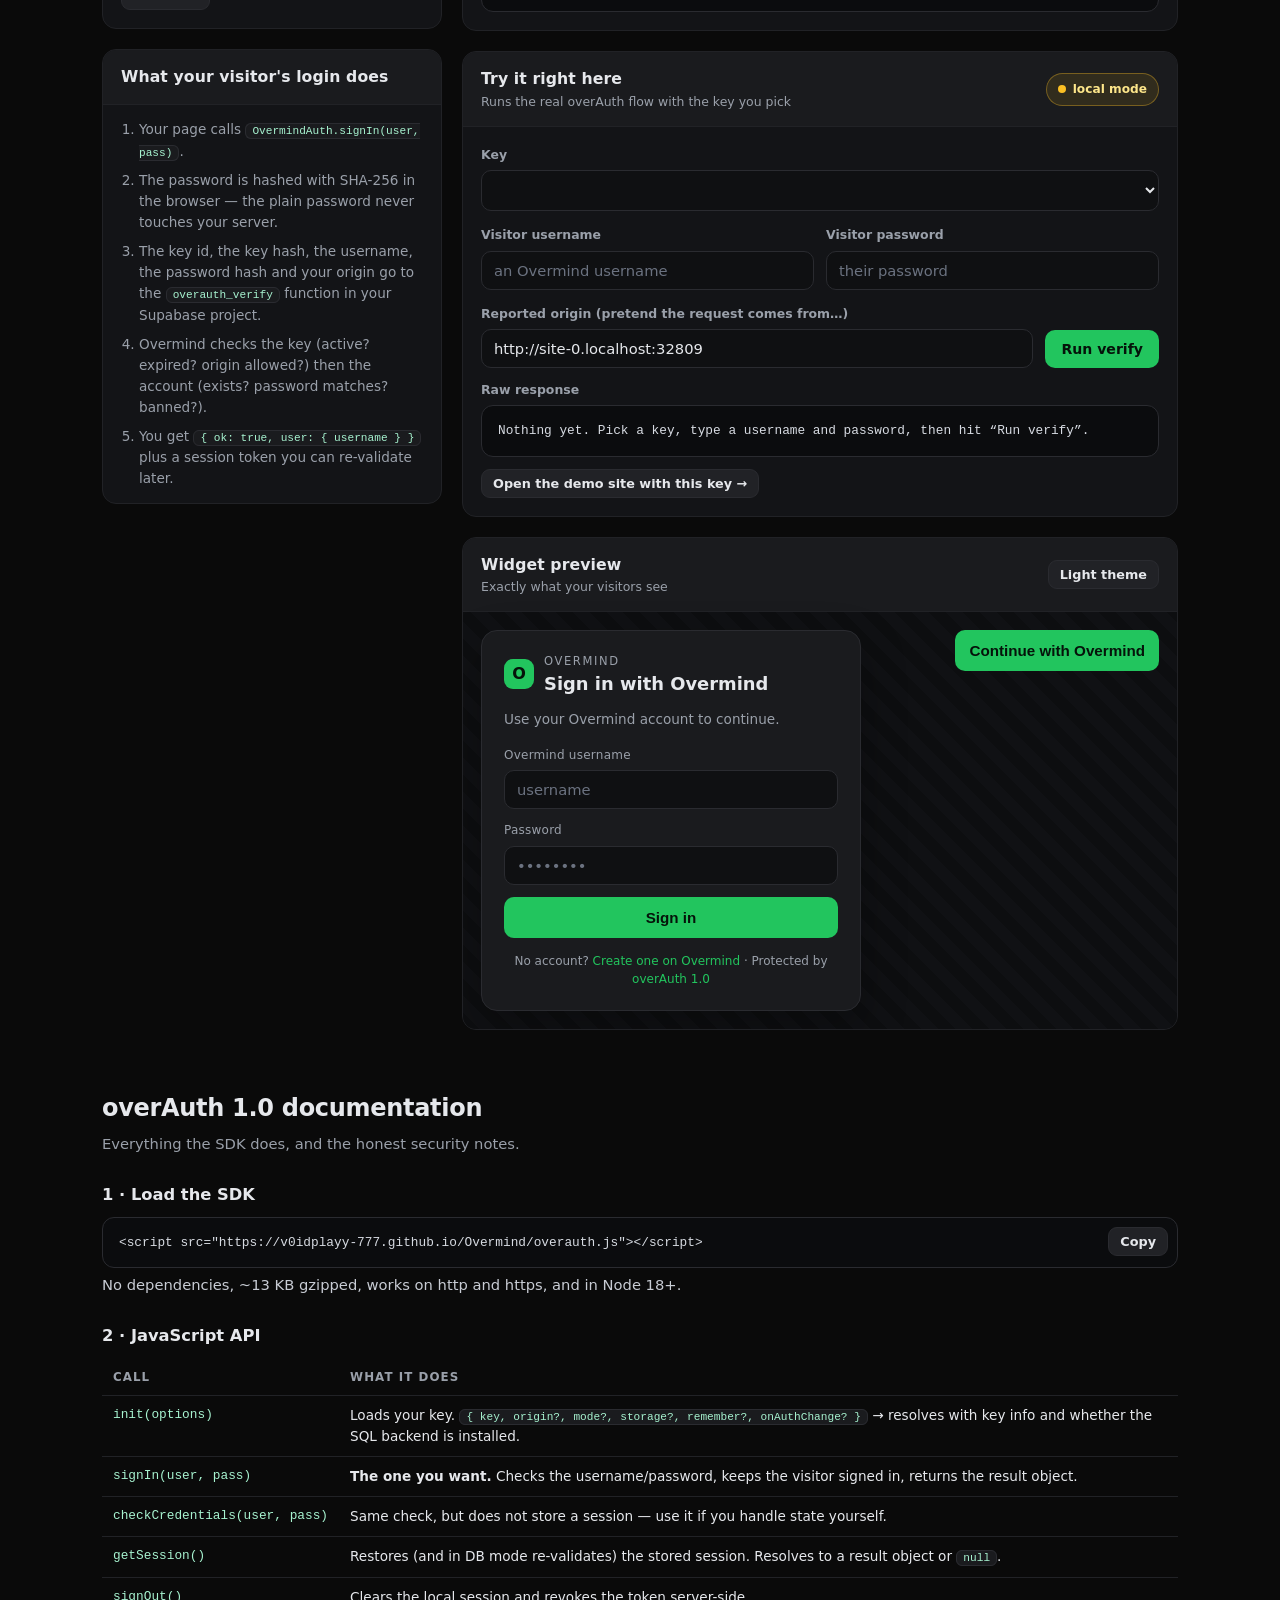
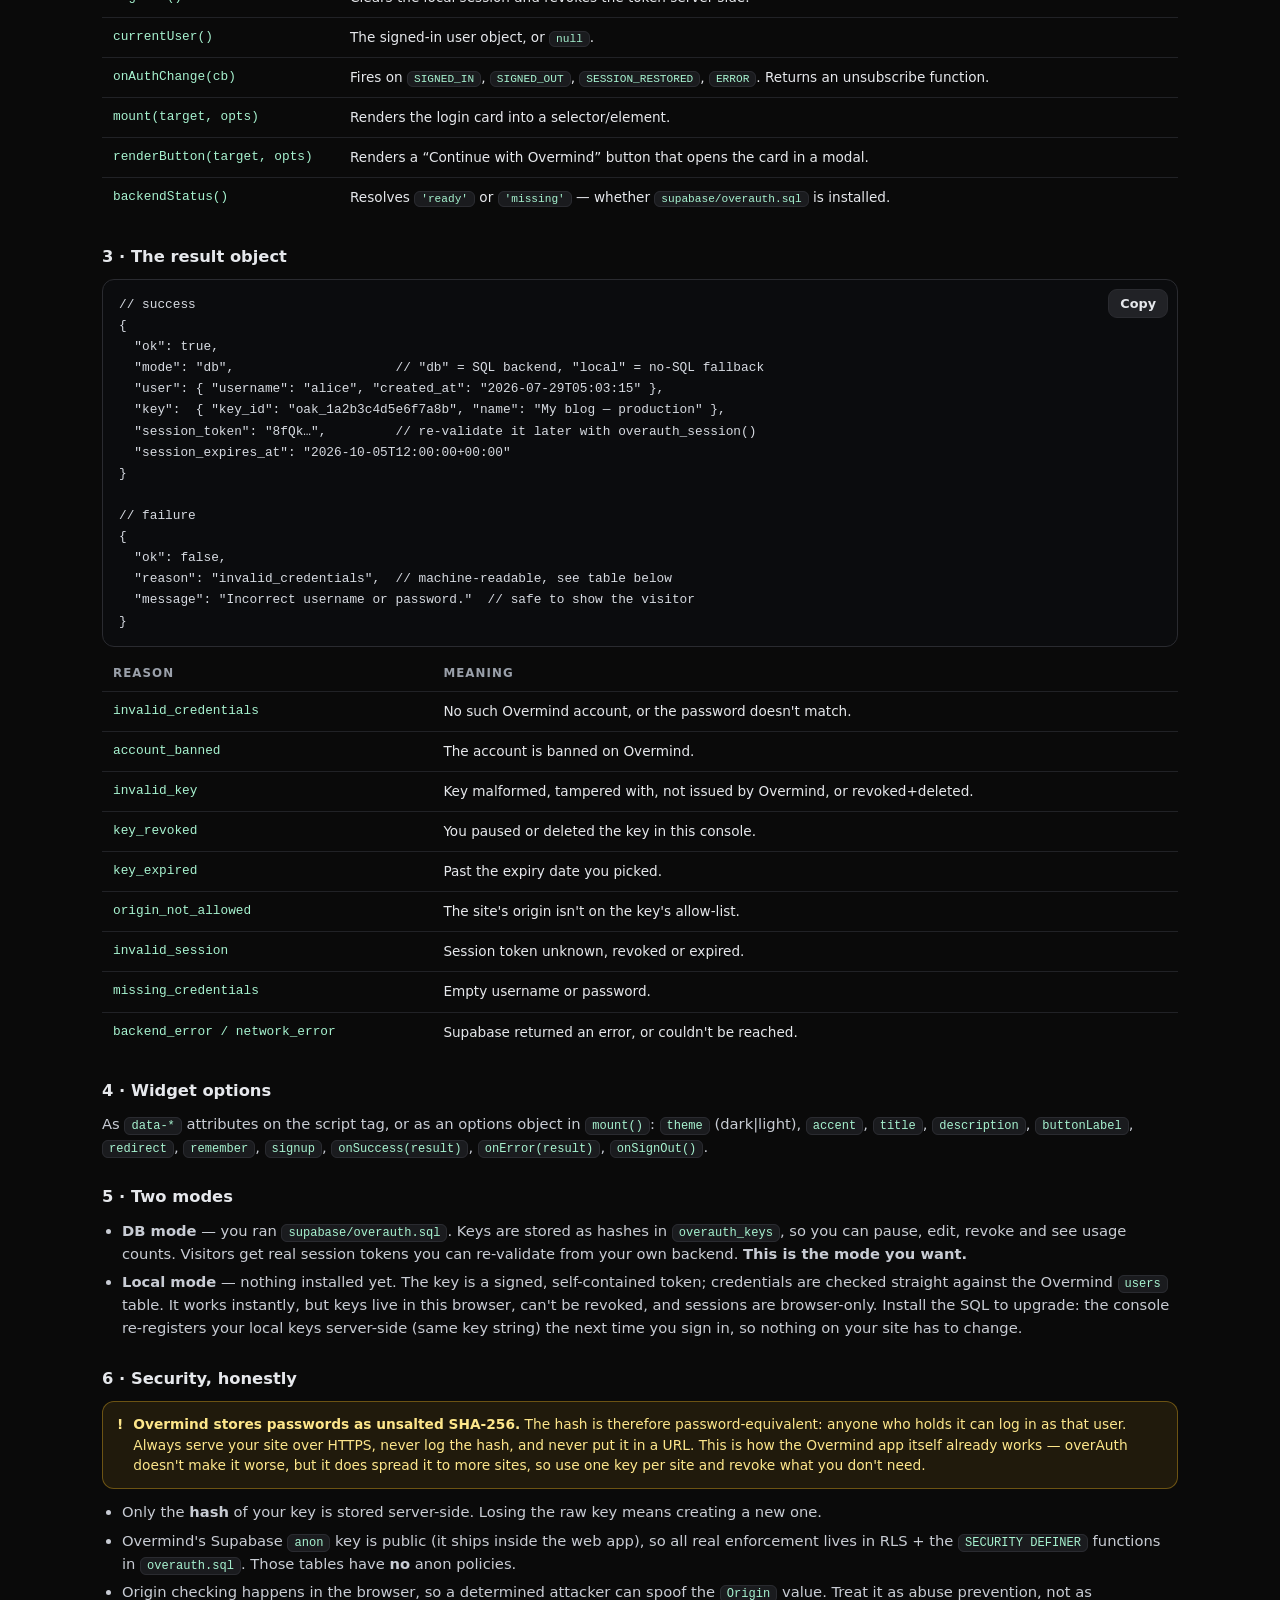
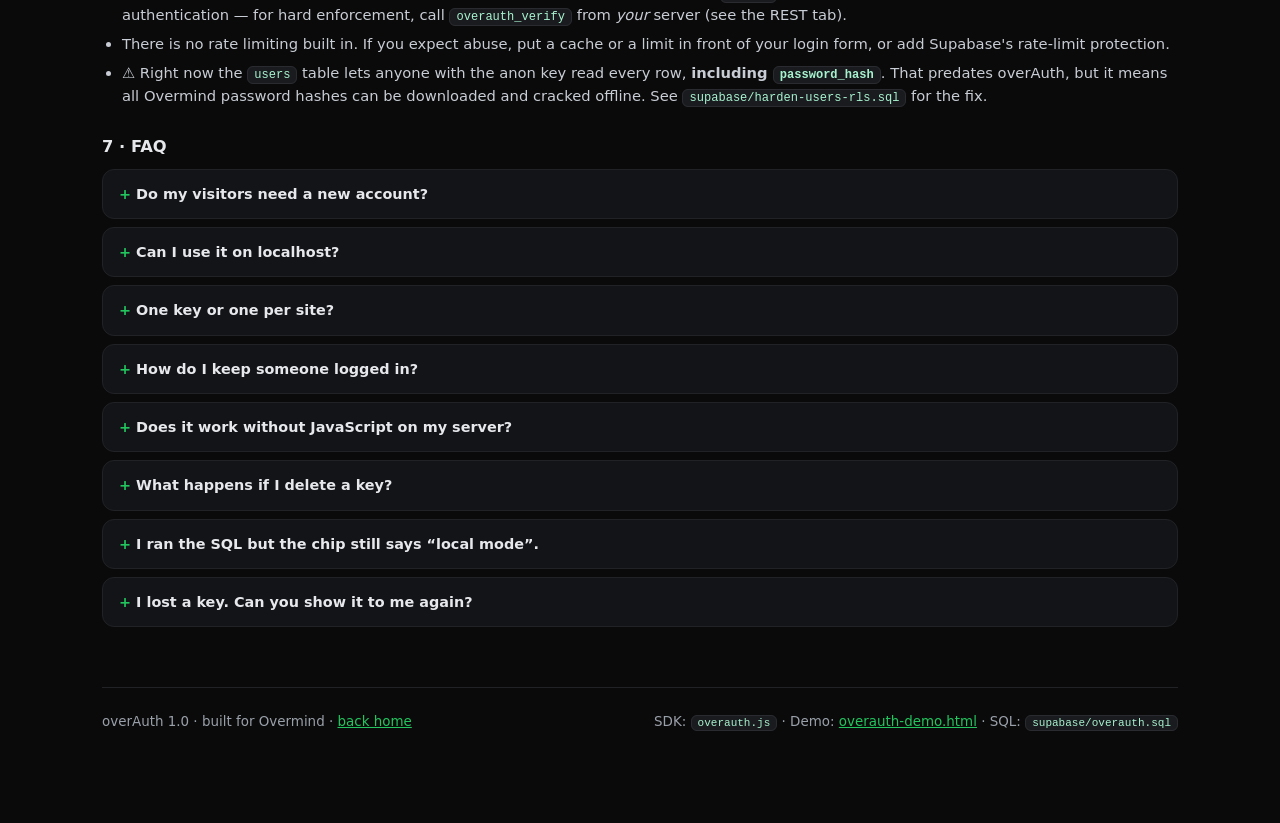
<file: overauth.html>
<!DOCTYPE html>
<html lang="en">
<head>
<meta charset="UTF-8">
<meta name="viewport" content="width=device-width, initial-scale=1.0">
<title>overAuth 1.0 — Sign in with Overmind for your site</title>
<meta name="description" content="Create an overAuth 1.0 key, drop two lines of JavaScript into your site, and let your users log in with their Overmind account.">
<link rel="icon" href="favicon.ico">
<style>
  :root {
    --bg: #0a0a0a;
    --panel: #131417;
    --panel-2: #1a1b1e;
    --panel-3: #212226;
    --border: #2a2b30;
    --border-soft: #212226;
    --text: #e6e8ec;
    --muted: #9aa0aa;
    --accent: #22c55e;
    --accent-dim: rgba(34, 197, 94, .14);
    --danger: #f87171;
    --warn: #fbbf24;
    --info: #60a5fa;
    --mono: "SFMono-Regular", Consolas, "Liberation Mono", Menlo, monospace;
    --radius: 14px;
  }

  * { margin: 0; padding: 0; box-sizing: border-box; }

  html { scroll-behavior: smooth; scroll-padding-top: 88px; }

  body {
    font-family: system-ui, -apple-system, "Segoe UI", Roboto, sans-serif;
    background: var(--bg);
    color: var(--text);
    line-height: 1.55;
    -webkit-font-smoothing: antialiased;
  }

  a { color: var(--accent); }
  ::selection { background: var(--accent); color: #05130a; }

  /* ---------- top bar ---------- */
  .topbar {
    position: sticky; top: 0; z-index: 50;
    display: flex; align-items: center; gap: 18px;
    padding: 14px 22px;
    background: rgba(10, 10, 10, .82);
    backdrop-filter: blur(14px); -webkit-backdrop-filter: blur(14px);
    border-bottom: 1px solid var(--border-soft);
    flex-wrap: wrap;
  }
  .brand { display: flex; align-items: center; gap: 10px; font-weight: 800; letter-spacing: .2px; }
  .brand-mark {
    width: 30px; height: 30px; border-radius: 9px; background: var(--accent);
    color: #05130a; display: flex; align-items: center; justify-content: center; font-weight: 900;
  }
  .brand small {
    display: block; font-size: .62rem; letter-spacing: .18em; text-transform: uppercase;
    color: var(--muted); font-weight: 600;
  }
  .topnav { display: flex; gap: 6px; margin-left: auto; flex-wrap: wrap; }
  .topnav a {
    color: var(--muted); text-decoration: none; font-size: .88rem; font-weight: 600;
    padding: 7px 12px; border-radius: 9px; transition: .18s;
  }
  .topnav a:hover { color: var(--text); background: var(--panel-2); }
  .chip {
    display: inline-flex; align-items: center; gap: 7px;
    font-size: .76rem; font-weight: 700; padding: 6px 11px; border-radius: 999px;
    border: 1px solid var(--border); background: var(--panel-2); color: var(--muted);
    white-space: nowrap;
  }
  .dot { width: 8px; height: 8px; border-radius: 50%; background: var(--muted); flex: 0 0 auto; }
  .chip.ok    { color: #86efac; border-color: rgba(34,197,94,.4); background: var(--accent-dim); }
  .chip.ok .dot { background: var(--accent); box-shadow: 0 0 8px var(--accent); }
  .chip.warn  { color: #fde68a; border-color: rgba(251,191,36,.35); background: rgba(251,191,36,.1); }
  .chip.warn .dot { background: var(--warn); }
  .chip.bad   { color: #fecaca; border-color: rgba(248,113,113,.35); background: rgba(248,113,113,.1); }
  .chip.bad .dot { background: var(--danger); }

  /* ---------- layout ---------- */
  .wrap { max-width: 1120px; margin: 0 auto; padding: 0 22px 90px; }

  .hero { padding: 54px 0 34px; }
  .kicker {
    display: inline-block; font-size: .72rem; letter-spacing: .2em; text-transform: uppercase;
    color: var(--accent); background: var(--accent-dim); border: 1px solid rgba(34,197,94,.3);
    padding: 6px 12px; border-radius: 999px; font-weight: 800; margin-bottom: 18px;
  }
  h1 { font-size: clamp(2rem, 5vw, 3rem); line-height: 1.1; font-weight: 800; letter-spacing: -.5px; }
  h1 .grad { color: var(--accent); }
  .lede { color: var(--muted); font-size: 1.06rem; max-width: 640px; margin-top: 14px; }

  .steps { display: grid; grid-template-columns: repeat(3, 1fr); gap: 14px; margin: 30px 0 8px; }
  .step {
    background: var(--panel); border: 1px solid var(--border-soft); border-radius: var(--radius);
    padding: 16px 18px;
  }
  .step b { display: flex; align-items: center; gap: 9px; font-size: .95rem; }
  .step .n {
    width: 22px; height: 22px; border-radius: 7px; background: var(--panel-3); color: var(--accent);
    display: inline-flex; align-items: center; justify-content: center; font-size: .78rem; font-weight: 800;
    border: 1px solid var(--border);
  }
  .step p { color: var(--muted); font-size: .86rem; margin-top: 7px; }

  .grid { display: grid; grid-template-columns: 340px 1fr; gap: 20px; align-items: start; margin-top: 34px; }
  .col { display: flex; flex-direction: column; gap: 20px; min-width: 0; }

  .card {
    background: var(--panel); border: 1px solid var(--border-soft); border-radius: var(--radius);
    overflow: hidden;
  }
  .card-head {
    display: flex; align-items: center; gap: 10px; justify-content: space-between; flex-wrap: wrap;
    padding: 15px 18px; border-bottom: 1px solid var(--border-soft); background: var(--panel-2);
  }
  .card-head h2 { font-size: .98rem; font-weight: 750; letter-spacing: .1px; }
  .card-head .sub { font-size: .78rem; color: var(--muted); font-weight: 500; }
  .card-body { padding: 18px; }
  .card-body.tight { padding: 14px 18px; }

  /* ---------- form controls ---------- */
  label.fld { display: block; font-size: .78rem; color: var(--muted); margin: 0 0 6px; font-weight: 600; }
  .fld-group { margin-bottom: 14px; }
  input[type=text], input[type=password], input[type=date], select, textarea {
    width: 100%; background: #0f1012; color: var(--text);
    border: 1px solid var(--border); border-radius: 10px; padding: 10px 12px;
    font-size: .92rem; font-family: inherit; outline: none; transition: border-color .15s;
  }
  textarea { font-family: var(--mono); font-size: .84rem; resize: vertical; line-height: 1.6; }
  input:focus, select:focus, textarea:focus { border-color: var(--accent); }
  input::placeholder, textarea::placeholder { color: #6b7280; }
  .hint { font-size: .76rem; color: var(--muted); margin-top: 6px; }

  .btn {
    display: inline-flex; align-items: center; justify-content: center; gap: 8px;
    background: var(--panel-3); color: var(--text); border: 1px solid var(--border);
    border-radius: 10px; padding: 10px 15px; font-size: .88rem; font-weight: 700;
    font-family: inherit; cursor: pointer; transition: .16s; text-decoration: none;
  }
  .btn:hover { border-color: #3f4046; background: #26272c; }
  .btn:active { transform: translateY(1px); }
  .btn.primary { background: var(--accent); border-color: transparent; color: #05130a; }
  .btn.primary:hover { filter: brightness(1.08); background: var(--accent); }
  .btn.danger { background: transparent; border-color: rgba(248,113,113,.4); color: #fca5a5; }
  .btn.danger:hover { background: rgba(248,113,113,.12); border-color: rgba(248,113,113,.6); }
  .btn.sm { padding: 6px 11px; font-size: .8rem; border-radius: 9px; }
  .btn.block { width: 100%; }
  .btn[disabled] { opacity: .5; cursor: progress; }
  .btn-row { display: flex; gap: 8px; flex-wrap: wrap; }

  .checks { display: flex; flex-direction: column; gap: 8px; }
  .check { display: flex; gap: 9px; align-items: flex-start; font-size: .86rem; color: var(--text); cursor: pointer; }
  .check input { margin-top: 3px; accent-color: var(--accent); }
  .check span small { display: block; color: var(--muted); font-size: .76rem; }

  /* ---------- alerts ---------- */
  .alert {
    border-radius: 12px; padding: 12px 14px; font-size: .86rem; line-height: 1.5;
    border: 1px solid var(--border); background: var(--panel-2); color: var(--text);
    display: flex; gap: 10px; align-items: flex-start;
  }
  .alert + .alert { margin-top: 10px; }
  .alert.ok   { border-color: rgba(34,197,94,.35);  background: var(--accent-dim); color: #bbf7d0; }
  .alert.warn { border-color: rgba(251,191,36,.35); background: rgba(251,191,36,.09); color: #fde68a; }
  .alert.bad  { border-color: rgba(248,113,113,.35);background: rgba(248,113,113,.09); color: #fecaca; }
  .alert.info { border-color: rgba(96,165,250,.35); background: rgba(96,165,250,.09); color: #bfdbfe; }
  .alert .ico { flex: 0 0 auto; font-weight: 800; }
  .alert a { color: inherit; }

  /* ---------- key reveal ---------- */
  .keybox {
    background: #0b0c0e; border: 1px solid rgba(34,197,94,.35); border-radius: 12px; padding: 14px;
  }
  .keybox .k {
    font-family: var(--mono); font-size: .8rem; word-break: break-all; color: #86efac;
    background: rgba(34,197,94,.07); border-radius: 8px; padding: 10px 12px; line-height: 1.6;
    max-height: 132px; overflow: auto;
  }

  /* ---------- code ---------- */
  .code {
    position: relative; background: #0b0c0e; border: 1px solid var(--border);
    border-radius: 12px; overflow: hidden;
  }
  .code pre {
    padding: 14px 16px; overflow: auto; font-family: var(--mono); font-size: .8rem;
    line-height: 1.65; color: #d7dbe2; max-height: 420px; tab-size: 2;
  }
  .code .copy {
    position: absolute; top: 9px; right: 9px;
  }
  .tabs { display: flex; gap: 6px; flex-wrap: wrap; margin-bottom: 12px; }
  .tab {
    background: var(--panel-2); border: 1px solid var(--border); color: var(--muted);
    padding: 7px 13px; border-radius: 9px; font-size: .82rem; font-weight: 700; cursor: pointer;
    font-family: inherit; transition: .16s;
  }
  .tab:hover { color: var(--text); }
  .tab.active { background: var(--accent-dim); border-color: rgba(34,197,94,.45); color: #86efac; }
  .pane { display: none; }
  .pane.active { display: block; }

  /* ---------- key list ---------- */
  .keyrow {
    border: 1px solid var(--border-soft); border-radius: 12px; background: var(--panel-2);
    padding: 13px 14px; margin-bottom: 10px;
  }
  .keyrow:last-child { margin-bottom: 0; }
  .keyrow.paused { opacity: .62; }
  .keyrow-top { display: flex; gap: 10px; align-items: center; flex-wrap: wrap; }
  .keyrow-name { font-weight: 750; font-size: .93rem; }
  .keyrow-id { font-family: var(--mono); font-size: .72rem; color: var(--muted); }
  .keyrow-meta { display: flex; gap: 14px; flex-wrap: wrap; margin-top: 8px; font-size: .78rem; color: var(--muted); }
  .keyrow-meta b { color: var(--text); font-weight: 650; }
  .keyrow-actions { display: flex; gap: 7px; margin-top: 11px; flex-wrap: wrap; }
  .pill {
    font-size: .68rem; font-weight: 800; letter-spacing: .06em; text-transform: uppercase;
    padding: 3px 8px; border-radius: 999px; border: 1px solid var(--border);
    background: var(--panel-3); color: var(--muted);
  }
  .pill.live   { color: #86efac; border-color: rgba(34,197,94,.4); background: var(--accent-dim); }
  .pill.paused { color: #fde68a; border-color: rgba(251,191,36,.4); background: rgba(251,191,36,.1); }
  .pill.dead   { color: #fecaca; border-color: rgba(248,113,113,.4); background: rgba(248,113,113,.1); }
  .pill.local  { color: #bfdbfe; border-color: rgba(96,165,250,.4); background: rgba(96,165,250,.1); }
  .origins { font-family: var(--mono); font-size: .74rem; color: #a5b4fc; word-break: break-all; }

  .empty { text-align: center; padding: 26px 16px; color: var(--muted); font-size: .88rem; }

  /* ---------- tester ---------- */
  .verdict { display: none; margin-bottom: 12px; }
  .verdict.show { display: block; }
  .stat-grid { display: grid; grid-template-columns: repeat(4, 1fr); gap: 10px; }
  .stat { background: var(--panel-2); border: 1px solid var(--border-soft); border-radius: 12px; padding: 12px 14px; }
  .stat .v { font-size: 1.4rem; font-weight: 800; letter-spacing: -.5px; }
  .stat .l { font-size: .72rem; color: var(--muted); text-transform: uppercase; letter-spacing: .1em; font-weight: 700; margin-top: 2px; }

  /* ---------- docs ---------- */
  .docs { margin-top: 60px; }
  .docs h2 { font-size: 1.5rem; font-weight: 800; letter-spacing: -.3px; margin-bottom: 6px; }
  .docs h3 { font-size: 1.02rem; margin: 26px 0 10px; font-weight: 750; }
  .docs p, .docs li { color: #c8ccd4; font-size: .92rem; }
  .docs ul { padding-left: 20px; }
  .docs li { margin-bottom: 6px; }
  code.inl {
    font-family: var(--mono); font-size: .82em; background: var(--panel-2);
    border: 1px solid var(--border); border-radius: 6px; padding: 1px 6px; color: #a7f3d0;
  }
  table.ref { width: 100%; border-collapse: collapse; font-size: .85rem; margin-top: 8px; }
  table.ref th, table.ref td { text-align: left; padding: 9px 11px; border-bottom: 1px solid var(--border-soft); vertical-align: top; }
  table.ref th { color: var(--muted); font-size: .74rem; text-transform: uppercase; letter-spacing: .09em; }
  table.ref td:first-child { font-family: var(--mono); font-size: .8rem; color: #a7f3d0; white-space: nowrap; }
  table.ref tr:last-child td { border-bottom: 0; }

  details.faq { border: 1px solid var(--border-soft); border-radius: 12px; background: var(--panel); padding: 0; margin-bottom: 8px; }
  details.faq summary { cursor: pointer; padding: 13px 16px; font-weight: 650; font-size: .9rem; list-style: none; }
  details.faq summary::-webkit-details-marker { display: none; }
  details.faq summary::before { content: "+ "; color: var(--accent); font-weight: 800; }
  details.faq[open] summary::before { content: "– "; }
  details.faq .a { padding: 0 16px 14px; color: var(--muted); font-size: .88rem; }

  /* ---------- modal ---------- */
  .backdrop {
    position: fixed; inset: 0; background: rgba(4,5,7,.7); backdrop-filter: blur(4px);
    display: none; align-items: center; justify-content: center; z-index: 100; padding: 18px;
  }
  .backdrop.open { display: flex; }
  .modal {
    width: min(560px, 100%); background: var(--panel); border: 1px solid var(--border);
    border-radius: 16px; max-height: 88vh; display: flex; flex-direction: column; overflow: hidden;
  }
  .modal-head { padding: 15px 18px; border-bottom: 1px solid var(--border-soft); display: flex; justify-content: space-between; align-items: center; background: var(--panel-2); }
  .modal-head strong { font-size: .98rem; }
  .modal-body { padding: 18px; overflow: auto; }
  .modal-foot { padding: 14px 18px; border-top: 1px solid var(--border-soft); display: flex; gap: 8px; justify-content: flex-end; }
  .x { background: transparent; border: 0; color: var(--muted); font-size: 1.2rem; cursor: pointer; }

  .toast {
    position: fixed; bottom: 22px; left: 50%; transform: translate(-50%, 20px);
    background: var(--panel-3); border: 1px solid var(--border); color: var(--text);
    padding: 11px 18px; border-radius: 11px; font-size: .87rem; font-weight: 650;
    opacity: 0; pointer-events: none; transition: .22s; z-index: 200; box-shadow: 0 14px 40px rgba(0,0,0,.5);
  }
  .toast.show { opacity: 1; transform: translate(-50%, 0); }

  footer.foot {
    border-top: 1px solid var(--border-soft); margin-top: 60px; padding: 24px 0 0;
    color: var(--muted); font-size: .84rem; display: flex; gap: 12px; flex-wrap: wrap; justify-content: space-between;
  }

  .hidden { display: none !important; }

  @media (max-width: 940px) {
    .grid { grid-template-columns: 1fr; }
    .steps { grid-template-columns: 1fr; }
    .stat-grid { grid-template-columns: repeat(2, 1fr); }
    .topnav { margin-left: 0; width: 100%; }
  }
</style>
</head>
<body>

<header class="topbar">
  <div class="brand">
    <div class="brand-mark">O</div>
    <div>
      Overmind
      <small>overAuth 1.0 · developers</small>
    </div>
  </div>
  <div id="backend-chip" class="chip" title="Status of the overAuth backend in your Supabase project">
    <span class="dot"></span><span id="backend-chip-text">checking backend…</span>
  </div>
  <nav class="topnav">
    <a href="index.html">Home</a>
    <a href="chat.html">Chat app</a>
    <a href="#create">Create key</a>
    <a href="#code">Get the code</a>
    <a href="#tester">Test</a>
    <a href="#docs">Docs</a>
  </nav>
</header>

<div class="wrap">

  <section class="hero">
    <span class="kicker">overAuth 1.0</span>
    <h1>Let your users sign in<br><span class="grad">with their Overmind account.</span></h1>
    <p class="lede">
      Sign in below with your Overmind account, create an overAuth key, and paste two lines of
      JavaScript into your own website. Your visitors can then log in with the username and password
      they already have on Overmind — no new accounts, no password database, no backend to write.
    </p>

    <div class="steps">
      <div class="step">
        <b><span class="n">1</span> Sign in</b>
        <p>Use your normal Overmind username and password. That's the account the keys belong to.</p>
      </div>
      <div class="step">
        <b><span class="n">2</span> Create a key</b>
        <p>Name it, choose which websites may use it, and copy the <code class="inl">oav1_…</code> key.</p>
      </div>
      <div class="step">
        <b><span class="n">3</span> Paste the snippet</b>
        <p>Drop the script tag into your site. You get a login widget or a
           <code class="inl">signIn()</code> call that checks the username and password for you.</p>
      </div>
    </div>
  </section>

  <div class="grid">

    <!-- ============ LEFT COLUMN ============ -->
    <div class="col">

      <!-- Sign in -->
      <section class="card" id="signin-card">
        <div class="card-head">
          <div>
            <h2>Developer sign in</h2>
            <div class="sub">Your Overmind account</div>
          </div>
        </div>
        <div class="card-body">
          <div id="signin-form">
            <div class="fld-group">
              <label class="fld" for="dev-username">Overmind username</label>
              <input type="text" id="dev-username" placeholder="username" autocomplete="username" spellcheck="false">
            </div>
            <div class="fld-group">
              <label class="fld" for="dev-password">Password</label>
              <input type="password" id="dev-password" placeholder="••••••••" autocomplete="current-password">
            </div>
            <div id="signin-error" class="alert bad hidden" style="margin-bottom:12px;"></div>
            <button class="btn primary block" id="signin-btn" onclick="devSignIn()">Sign in with Overmind</button>
            <p class="hint" style="text-align:center;margin-top:12px;">
              No account? <a href="chat.html" target="_blank" rel="noopener">Create one on Overmind</a>
            </p>
            <p class="hint" style="text-align:center;margin-top:6px;">
              For security you sign in again when you close this tab.
            </p>
          </div>

          <div id="signin-done" class="hidden">
            <div style="display:flex;align-items:center;gap:12px;margin-bottom:14px;">
              <div class="brand-mark" id="dev-avatar" style="width:42px;height:42px;border-radius:50%;font-size:1.1rem;">?</div>
              <div style="min-width:0;">
                <div style="font-weight:750;" id="dev-name">—</div>
                <div class="hint" style="margin-top:0;" id="dev-sub">Signed in</div>
              </div>
            </div>
            <div class="stat-grid" style="grid-template-columns:repeat(2,1fr);margin-bottom:14px;">
              <div class="stat"><div class="v" id="stat-keys">0</div><div class="l">Keys</div></div>
              <div class="stat"><div class="v" id="stat-uses">0</div><div class="l">Logins</div></div>
            </div>
            <div class="btn-row">
              <button class="btn sm" onclick="refreshAll()">↻ Refresh</button>
              <button class="btn sm danger" onclick="devSignOut()">Sign out</button>
            </div>
          </div>
        </div>
      </section>

      <!-- Backend setup -->
      <section class="card" id="setup-card">
        <div class="card-head">
          <div>
            <h2>Backend</h2>
            <div class="sub">One-time setup in Supabase</div>
          </div>
          <span class="chip" id="setup-chip"><span class="dot"></span><span id="setup-chip-text">…</span></span>
        </div>
        <div class="card-body">
          <div id="setup-msg"></div>
          <div class="btn-row" style="margin-top:12px;">
            <button class="btn sm" onclick="openSqlModal()">View setup SQL</button>
            <button class="btn sm" onclick="checkBackend(true)">Re-check</button>
            <a class="btn sm" href="supabase/overauth.sql" target="_blank" rel="noopener">Open file</a>
          </div>
        </div>
      </section>

      <!-- How verification works -->
      <section class="card">
        <div class="card-head"><h2>What your visitor's login does</h2></div>
        <div class="card-body tight">
          <ol style="padding-left:18px;color:var(--muted);font-size:.85rem;display:flex;flex-direction:column;gap:8px;">
            <li>Your page calls <code class="inl">OvermindAuth.signIn(user, pass)</code>.</li>
            <li>The password is hashed with SHA-256 in the browser — the plain password never touches your server.</li>
            <li>The key id, the key hash, the username, the password hash and your origin go to the
                <code class="inl">overauth_verify</code> function in your Supabase project.</li>
            <li>Overmind checks the key (active? expired? origin allowed?) then the account
                (exists? password matches? banned?).</li>
            <li>You get <code class="inl">{ ok: true, user: { username } }</code> plus a session token you can
                re-validate later.</li>
          </ol>
        </div>
      </section>

    </div>

    <!-- ============ RIGHT COLUMN ============ -->
    <div class="col">

      <!-- Create key -->
      <section class="card" id="create">
        <div class="card-head">
          <div>
            <h2>Create an overAuth 1.0 key</h2>
            <div class="sub">Keys are scoped to your Overmind account</div>
          </div>
        </div>
        <div class="card-body">
          <div id="create-locked" class="alert info">
            <span class="ico">→</span>
            <div>Sign in on the left to create a key.</div>
          </div>

          <div id="create-form" class="hidden">
            <div class="fld-group">
              <label class="fld" for="key-name">Key name</label>
              <input type="text" id="key-name" placeholder="e.g. My blog — production" maxlength="60">
            </div>

            <div class="fld-group">
              <label class="fld" for="key-origins">Allowed websites (one per line)</label>
              <textarea id="key-origins" rows="3" placeholder="https://example.com" spellcheck="false"></textarea>
              <div class="btn-row" style="margin-top:8px;">
                <button class="btn sm" onclick="addOrigin('*')">+ Any site (*)</button>
                <button class="btn sm" onclick="addOrigin(location.origin)">+ This page's origin</button>
                <button class="btn sm" onclick="addOrigin('http://localhost:*')">+ localhost (any port)</button>
                <button class="btn sm" onclick="addOrigin('https://*.example.com')">+ wildcard subdomains</button>
              </div>
              <p class="hint">
                Only these origins may use the key. Use <code class="inl">*</code> while you're experimenting,
                then lock it down.
              </p>
            </div>

            <div class="fld-group">
              <label class="fld">Scopes — what your site gets back</label>
              <div class="checks">
                <label class="check">
                  <input type="checkbox" id="scope-profile" checked>
                  <span>profile <small>The username and when the account was created.</small></span>
                </label>
                <label class="check">
                  <input type="checkbox" id="scope-sessions" checked>
                  <span>sessions <small>Issue a session token so visitors stay logged in and you can re-validate it later.</small></span>
                </label>
                <label class="check">
                  <input type="checkbox" id="scope-admin">
                  <span>admin_flag <small>Also return whether the visitor is an Overmind admin.</small></span>
                </label>
              </div>
            </div>

            <div class="fld-group">
              <label class="fld" for="key-expiry">Expires</label>
              <select id="key-expiry">
                <option value="">Never</option>
                <option value="7">In 7 days</option>
                <option value="30" selected>In 30 days</option>
                <option value="90">In 90 days</option>
                <option value="365">In 1 year</option>
              </select>
            </div>

            <div id="create-error" class="alert bad hidden" style="margin-bottom:12px;"></div>
            <button class="btn primary block" id="create-btn" onclick="createKey()">Create key</button>
          </div>

          <!-- revealed once -->
          <div id="key-reveal" class="hidden" style="margin-top:16px;">
            <div class="alert warn" style="margin-bottom:12px;">
              <span class="ico">!</span>
              <div>
                <b>Copy this key now.</b> Overmind only stores a SHA-256 hash of it, so the console can
                never show it to you again (a copy is also kept in this browser for convenience).
              </div>
            </div>
            <div class="keybox">
              <div class="k" id="reveal-key">—</div>
              <div class="btn-row" style="margin-top:12px;">
                <button class="btn sm primary" onclick="copyText(document.getElementById('reveal-key').textContent)">Copy key</button>
                <button class="btn sm" onclick="downloadKey()">Download .txt</button>
                <button class="btn sm" onclick="useInTester(document.getElementById('reveal-key').textContent)">Test it →</button>
                <button class="btn sm" onclick="openDemo(document.getElementById('reveal-key').textContent)">Open live demo</button>
              </div>
            </div>
          </div>
        </div>
      </section>

      <!-- Keys -->
      <section class="card" id="keys">
        <div class="card-head">
          <div>
            <h2>Your keys</h2>
            <div class="sub" id="keys-sub">Not signed in</div>
          </div>
          <button class="btn sm hidden" id="keys-refresh" onclick="loadKeys()">↻</button>
        </div>
        <div class="card-body">
          <div id="keys-list"><div class="empty">Sign in to see your keys.</div></div>
        </div>
      </section>

      <!-- Code -->
      <section class="card" id="code">
        <div class="card-head">
          <div>
            <h2>Add it to your site</h2>
            <div class="sub">Pick a key, copy the snippet, paste it in</div>
          </div>
          <select id="snippet-key" style="width:auto;max-width:230px;font-size:.82rem;" onchange="renderSnippets()"></select>
        </div>
        <div class="card-body">
          <div class="tabs">
            <button class="tab active" data-pane="pane-widget" onclick="showPane(this)">Drop-in widget</button>
            <button class="tab" data-pane="pane-api" onclick="showPane(this)">Your own form</button>
            <button class="tab" data-pane="pane-rest" onclick="showPane(this)">REST / any language</button>
            <button class="tab" data-pane="pane-node" onclick="showPane(this)">Node / backend</button>
          </div>

          <div class="pane active" id="pane-widget">
            <p class="hint" style="margin-bottom:10px;">
              A ready-made, themed login card. Two pastes and you're done — the widget handles the form,
              errors, the signed-in state and sign-out.
            </p>
            <div class="code">
              <button class="btn sm copy" onclick="copyPane('pane-widget')">Copy</button>
              <pre id="snippet-widget"></pre>
            </div>
          </div>

          <div class="pane" id="pane-api">
            <p class="hint" style="margin-bottom:10px;">
              Keep your own HTML form and just call <code class="inl">OvermindAuth.signIn()</code> —
              it resolves to <code class="inl">{ ok, user, reason }</code>.
            </p>
            <div class="code">
              <button class="btn sm copy" onclick="copyPane('pane-api')">Copy</button>
              <pre id="snippet-api"></pre>
            </div>
          </div>

          <div class="pane" id="pane-rest">
            <p class="hint" style="margin-bottom:10px;">
              No JavaScript required — the same check as a plain HTTPS call you can make from PHP, Python,
              Go, a Cloudflare Worker, anything.
            </p>
            <div class="code">
              <button class="btn sm copy" onclick="copyPane('pane-rest')">Copy</button>
              <pre id="snippet-rest"></pre>
            </div>
          </div>

          <div class="pane" id="pane-node">
            <p class="hint" style="margin-bottom:10px;">
              Server-side sessions: verify the login once, then re-validate the session token on every
              request instead of asking for the password again.
            </p>
            <div class="code">
              <button class="btn sm copy" onclick="copyPane('pane-node')">Copy</button>
              <pre id="snippet-node"></pre>
            </div>
          </div>
        </div>
      </section>

      <!-- Tester -->
      <section class="card" id="tester">
        <div class="card-head">
          <div>
            <h2>Try it right here</h2>
            <div class="sub">Runs the real overAuth flow with the key you pick</div>
          </div>
          <span class="chip" id="tester-mode"><span class="dot"></span><span>—</span></span>
        </div>
        <div class="card-body">
          <div class="fld-group">
            <label class="fld" for="test-key">Key</label>
            <select id="test-key" onchange="renderSnippets()"></select>
          </div>
          <div style="display:grid;grid-template-columns:1fr 1fr;gap:12px;">
            <div class="fld-group">
              <label class="fld" for="test-user">Visitor username</label>
              <input type="text" id="test-user" placeholder="an Overmind username" spellcheck="false">
            </div>
            <div class="fld-group">
              <label class="fld" for="test-pass">Visitor password</label>
              <input type="password" id="test-pass" placeholder="their password">
            </div>
          </div>
          <div style="display:grid;grid-template-columns:1fr auto;gap:12px;align-items:end;">
            <div class="fld-group" style="margin-bottom:0;">
              <label class="fld" for="test-origin">Reported origin (pretend the request comes from…)</label>
              <input type="text" id="test-origin" spellcheck="false">
            </div>
            <button class="btn primary" id="test-btn" onclick="runTest()">Run verify</button>
          </div>

          <div class="verdict" id="test-verdict" style="margin-top:14px;"></div>

          <div style="margin-top:12px;">
            <label class="fld">Raw response</label>
            <div class="code"><pre id="test-output" style="max-height:280px;">Nothing yet. Pick a key, type a username and password, then hit “Run verify”.</pre></div>
          </div>

          <div class="btn-row" style="margin-top:12px;">
            <button class="btn sm" onclick="openDemo(selectedKey())">Open the demo site with this key →</button>
          </div>
        </div>
      </section>

      <!-- Preview -->
      <section class="card">
        <div class="card-head">
          <div>
            <h2>Widget preview</h2>
            <div class="sub">Exactly what your visitors see</div>
          </div>
          <div class="btn-row">
            <button class="btn sm" id="theme-toggle" onclick="togglePreviewTheme()">Light theme</button>
          </div>
        </div>
        <div class="card-body" style="background:repeating-linear-gradient(45deg,#0d0e10,#0d0e10 12px,#101114 12px,#101114 24px);">
          <div style="display:flex;gap:22px;flex-wrap:wrap;align-items:flex-start;">
            <div id="preview-card" style="flex:1 1 300px;min-width:280px;"></div>
            <div id="preview-button" style="flex:0 0 auto;"></div>
          </div>
        </div>
      </section>

    </div>
  </div>

  <!-- ============ DOCS ============ -->
  <section class="docs" id="docs">
    <h2>overAuth 1.0 documentation</h2>
    <p style="color:var(--muted);">Everything the SDK does, and the honest security notes.</p>

    <h3>1 · Load the SDK</h3>
    <div class="code">
      <button class="btn sm copy" onclick="copyText(document.getElementById('doc-load').textContent)">Copy</button>
      <pre id="doc-load">&lt;script src="https://v0idplayy-777.github.io/Overmind/overauth.js"&gt;&lt;/script&gt;</pre>
    </div>
    <p class="hint">No dependencies, ~13&nbsp;KB gzipped, works on http and https, and in Node 18+.</p>

    <h3>2 · JavaScript API</h3>
    <table class="ref">
      <thead><tr><th>Call</th><th>What it does</th></tr></thead>
      <tbody>
        <tr><td>init(options)</td><td>Loads your key. <code class="inl">{ key, origin?, mode?, storage?, remember?, onAuthChange? }</code> → resolves with key info and whether the SQL backend is installed.</td></tr>
        <tr><td>signIn(user, pass)</td><td><b>The one you want.</b> Checks the username/password, keeps the visitor signed in, returns the result object.</td></tr>
        <tr><td>checkCredentials(user, pass)</td><td>Same check, but does not store a session — use it if you handle state yourself.</td></tr>
        <tr><td>getSession()</td><td>Restores (and in DB mode re-validates) the stored session. Resolves to a result object or <code class="inl">null</code>.</td></tr>
        <tr><td>signOut()</td><td>Clears the local session and revokes the token server-side.</td></tr>
        <tr><td>currentUser()</td><td>The signed-in user object, or <code class="inl">null</code>.</td></tr>
        <tr><td>onAuthChange(cb)</td><td>Fires on <code class="inl">SIGNED_IN</code>, <code class="inl">SIGNED_OUT</code>, <code class="inl">SESSION_RESTORED</code>, <code class="inl">ERROR</code>. Returns an unsubscribe function.</td></tr>
        <tr><td>mount(target, opts)</td><td>Renders the login card into a selector/element.</td></tr>
        <tr><td>renderButton(target, opts)</td><td>Renders a “Continue with Overmind” button that opens the card in a modal.</td></tr>
        <tr><td>backendStatus()</td><td>Resolves <code class="inl">'ready'</code> or <code class="inl">'missing'</code> — whether <code class="inl">supabase/overauth.sql</code> is installed.</td></tr>
      </tbody>
    </table>

    <h3>3 · The result object</h3>
    <div class="code">
      <button class="btn sm copy" onclick="copyText(document.getElementById('doc-result').textContent)">Copy</button>
      <pre id="doc-result">// success
{
  "ok": true,
  "mode": "db",                     // "db" = SQL backend, "local" = no-SQL fallback
  "user": { "username": "alice", "created_at": "2026-07-29T05:03:15" },
  "key":  { "key_id": "oak_1a2b3c4d5e6f7a8b", "name": "My blog — production" },
  "session_token": "8fQk…",         // re-validate it later with overauth_session()
  "session_expires_at": "2026-10-05T12:00:00+00:00"
}

// failure
{
  "ok": false,
  "reason": "invalid_credentials",  // machine-readable, see table below
  "message": "Incorrect username or password."  // safe to show the visitor
}</pre>
    </div>

    <table class="ref">
      <thead><tr><th>reason</th><th>Meaning</th></tr></thead>
      <tbody>
        <tr><td>invalid_credentials</td><td>No such Overmind account, or the password doesn't match.</td></tr>
        <tr><td>account_banned</td><td>The account is banned on Overmind.</td></tr>
        <tr><td>invalid_key</td><td>Key malformed, tampered with, not issued by Overmind, or revoked+deleted.</td></tr>
        <tr><td>key_revoked</td><td>You paused or deleted the key in this console.</td></tr>
        <tr><td>key_expired</td><td>Past the expiry date you picked.</td></tr>
        <tr><td>origin_not_allowed</td><td>The site's origin isn't on the key's allow-list.</td></tr>
        <tr><td>invalid_session</td><td>Session token unknown, revoked or expired.</td></tr>
        <tr><td>missing_credentials</td><td>Empty username or password.</td></tr>
        <tr><td>backend_error / network_error</td><td>Supabase returned an error, or couldn't be reached.</td></tr>
      </tbody>
    </table>

    <h3>4 · Widget options</h3>
    <p>
      As <code class="inl">data-*</code> attributes on the script tag, or as an options object in
      <code class="inl">mount()</code>: <code class="inl">theme</code> (dark|light),
      <code class="inl">accent</code>, <code class="inl">title</code>, <code class="inl">description</code>,
      <code class="inl">buttonLabel</code>, <code class="inl">redirect</code>, <code class="inl">remember</code>,
      <code class="inl">signup</code>, <code class="inl">onSuccess(result)</code>,
      <code class="inl">onError(result)</code>, <code class="inl">onSignOut()</code>.
    </p>

    <h3>5 · Two modes</h3>
    <ul>
      <li><b>DB mode</b> — you ran <code class="inl">supabase/overauth.sql</code>. Keys are stored as hashes in
          <code class="inl">overauth_keys</code>, so you can pause, edit, revoke and see usage counts. Visitors get
          real session tokens you can re-validate from your own backend. <b>This is the mode you want.</b></li>
      <li><b>Local mode</b> — nothing installed yet. The key is a signed, self-contained token; credentials are
          checked straight against the Overmind <code class="inl">users</code> table. It works instantly, but keys
          live in this browser, can't be revoked, and sessions are browser-only. Install the SQL to upgrade: the
          console re-registers your local keys server-side (same key string) the next time you sign in, so nothing
          on your site has to change.</li>
    </ul>

    <h3>6 · Security, honestly</h3>
    <div class="alert warn"><span class="ico">!</span><div>
      <b>Overmind stores passwords as unsalted SHA-256.</b> The hash is therefore password-equivalent: anyone who
      holds it can log in as that user. Always serve your site over HTTPS, never log the hash, and never put it in a
      URL. This is how the Overmind app itself already works — overAuth doesn't make it worse, but it does spread it
      to more sites, so use one key per site and revoke what you don't need.
    </div></div>
    <ul style="margin-top:12px;">
      <li>Only the <b>hash</b> of your key is stored server-side. Losing the raw key means creating a new one.</li>
      <li>Overmind's Supabase <code class="inl">anon</code> key is public (it ships inside the web app), so all real
          enforcement lives in RLS + the <code class="inl">SECURITY DEFINER</code> functions in
          <code class="inl">overauth.sql</code>. Those tables have <b>no</b> anon policies.</li>
      <li>Origin checking happens in the browser, so a determined attacker can spoof the
          <code class="inl">Origin</code> value. Treat it as abuse prevention, not as authentication — for hard
          enforcement, call <code class="inl">overauth_verify</code> from <i>your</i> server (see the REST tab).</li>
      <li>There is no rate limiting built in. If you expect abuse, put a cache or a limit in front of your login
          form, or add Supabase's rate-limit protection.</li>
      <li>⚠️ Right now the <code class="inl">users</code> table lets anyone with the anon key read every row,
          <b>including <code class="inl">password_hash</code></b>. That predates overAuth, but it means all Overmind
          password hashes can be downloaded and cracked offline. See <code class="inl">supabase/harden-users-rls.sql</code>
          for the fix.</li>
    </ul>

    <h3>7 · FAQ</h3>
    <details class="faq">
      <summary>Do my visitors need a new account?</summary>
      <div class="a">No — that's the whole point. They use the username and password they already have on Overmind. Send people who don't have one to <a href="chat.html" target="_blank" rel="noopener">the Overmind app</a> to register.</div>
    </details>
    <details class="faq">
      <summary>Can I use it on localhost?</summary>
      <div class="a">Yes. Add <code class="inl">http://localhost:*</code> (or the exact <code class="inl">http://127.0.0.1:5173</code>) to the key's allowed origins.</div>
    </details>
    <details class="faq">
      <summary>One key or one per site?</summary>
      <div class="a">One per site. That way you can see which site logins come from, and revoking a compromised site doesn't break the others.</div>
    </details>
    <details class="faq">
      <summary>How do I keep someone logged in?</summary>
      <div class="a">The SDK does it for you: it stores the session token in your site's <code class="inl">localStorage</code> and <code class="inl">getSession()</code> re-validates it (at most once every 12&nbsp;hours). On your backend, call <code class="inl">overauth_session(p_token)</code> whenever you want to check it.</div>
    </details>
    <details class="faq">
      <summary>Does it work without JavaScript on my server?</summary>
      <div class="a">Yes — it's a plain HTTPS POST to Supabase. See the “REST / any language” and “Node / backend” tabs above.</div>
    </details>
    <details class="faq">
      <summary>What happens if I delete a key?</summary>
      <div class="a">Every login attempt with it returns <code class="inl">invalid_key</code>, and all sessions minted by it are revoked immediately.</div>
    </details>
    <details class="faq">
      <summary>I ran the SQL but the chip still says “local mode”.</summary>
      <div class="a">PostgREST caches the list of functions it exposes. Wait ~10 seconds and hit <b>Re-check</b>. If it's still stuck, run <code class="inl">notify pgrst, 'reload schema';</code> in the SQL editor (or restart the Supabase project) and check again.</div>
    </details>
    <details class="faq">
      <summary>I lost a key. Can you show it to me again?</summary>
      <div class="a">Only if you're on the same browser you created it with — the console keeps a private copy there (“copyable” pill). Overmind itself stores just a SHA-256 hash, so nobody can recover it. Otherwise, create a new key and delete the old one.</div>
    </details>

    <footer class="foot">
      <div>overAuth 1.0 · built for Overmind · <a href="index.html">back home</a></div>
      <div>SDK: <code class="inl">overauth.js</code> · Demo: <a href="overauth-demo.html">overauth-demo.html</a> · SQL: <code class="inl">supabase/overauth.sql</code></div>
    </footer>
  </section>
</div>

<!-- SQL modal -->
<div class="backdrop" id="sql-modal">
  <div class="modal" style="width:min(860px,100%);">
    <div class="modal-head">
      <strong>Install the overAuth backend (one time)</strong>
      <button class="x" onclick="closeModal('sql-modal')">✕</button>
    </div>
    <div class="modal-body">
      <div class="alert info" style="margin-bottom:12px;"><span class="ico">i</span><div>
        Supabase dashboard → <b>SQL Editor</b> → <b>New query</b> → paste → <b>Run</b>.
        Safe to run more than once. Nothing here touches your existing tables; it only adds
        <code class="inl">overauth_keys</code>, <code class="inl">overauth_sessions</code> and the
        <code class="inl">overauth_*</code> functions.
      </div></div>
      <div class="code"><pre id="sql-body" style="max-height:46vh;">Loading supabase/overauth.sql…</pre></div>
    </div>
    <div class="modal-foot">
      <a class="btn sm" href="supabase/overauth.sql" target="_blank" rel="noopener">Open the file</a>
      <button class="btn sm primary" onclick="copySql()">Copy all SQL</button>
    </div>
  </div>
</div>

<!-- edit key modal -->
<div class="backdrop" id="edit-modal">
  <div class="modal">
    <div class="modal-head">
      <strong>Edit key</strong>
      <button class="x" onclick="closeModal('edit-modal')">✕</button>
    </div>
    <div class="modal-body">
      <div class="fld-group">
        <label class="fld" for="edit-name">Name</label>
        <input type="text" id="edit-name">
      </div>
      <div class="fld-group" style="margin-bottom:0;">
        <label class="fld" for="edit-origins">Allowed websites (one per line)</label>
        <textarea id="edit-origins" rows="5" spellcheck="false"></textarea>
      </div>
      <div id="edit-error" class="alert bad hidden" style="margin-top:12px;"></div>
    </div>
    <div class="modal-foot">
      <button class="btn sm" onclick="closeModal('edit-modal')">Cancel</button>
      <button class="btn sm primary" onclick="saveEdit()">Save</button>
    </div>
  </div>
</div>

<div class="toast" id="toast"></div>

<script src="overauth.js"></script>
<script>
/* =====================================================================
   overAuth developer console
   ===================================================================== */

const SB_URL  = 'https://llmsljlcjugdpkhfklph.supabase.co';
const SB_ANON = 'eyJhbGciOiJIUzI1NiIsInR5cCI6IkpXVCJ9.eyJpc3MiOiJzdXBhYmFzZSIsInJlZiI6ImxsbXNsamxjanVnZHBraGZrbHBoIiwicm9sZSI6ImFub24iLCJpYXQiOjE3ODI2MjA4ODgsImV4cCI6MjA5ODE5Njg4OH0.weH2fYFj4qxEeyIUdQtn1hz7H2iyHeab6OPdJONXzmo';
const SITE    = 'https://v0idplayy-777.github.io/Overmind';
const U       = OvermindAuth.utils;

const SESSION_STORE = 'overmind.dev.session';   // sessionStorage
const VAULT_STORE   = 'overauth.console.vault'; // localStorage: raw keys created in this browser

let dev = null;          // { username, passwordHash, isAdmin }
let backend = 'unknown'; // 'ready' | 'missing' | 'error' | 'unknown'
let dbKeys = [];         // keys from Supabase
let vault = loadVault(); // raw keys remembered by this browser
let editingKeyId = null;
let previewTheme = 'dark';
let previewWidget = null;
let previewButton = null;

/* ----------------------------- helpers ----------------------------- */

const $ = (id) => document.getElementById(id);

function toast(msg) {
  const t = $('toast');
  t.textContent = msg;
  t.classList.add('show');
  clearTimeout(t._h);
  t._h = setTimeout(() => t.classList.remove('show'), 2200);
}

function copyText(text) {
  if (!text) return Promise.resolve(false);
  const done = () => toast('Copied to clipboard');
  if (navigator.clipboard && window.isSecureContext) {
    return navigator.clipboard.writeText(text).then(done).catch(() => fallbackCopy(text, done));
  }
  return Promise.resolve(fallbackCopy(text, done));
}

function fallbackCopy(text, done) {
  const ta = document.createElement('textarea');
  ta.value = text;
  ta.style.cssText = 'position:fixed;top:-1000px;opacity:0;';
  document.body.appendChild(ta);
  ta.select();
  let ok = false;
  try { ok = document.execCommand('copy'); } catch (e) { ok = false; }
  document.body.removeChild(ta);
  if (ok) done(); else toast('Copy failed — select it manually');
  return ok;
}

function esc(s) {
  return String(s == null ? '' : s)
    .replace(/&/g, '&amp;').replace(/</g, '&lt;').replace(/>/g, '&gt;')
    .replace(/"/g, '&quot;').replace(/'/g, '&#39;');
}

function fmtDate(v) {
  if (!v) return '—';
  const d = new Date(v);
  if (isNaN(d)) return '—';
  return d.toLocaleDateString(undefined, { year: 'numeric', month: 'short', day: 'numeric' });
}

function fmtAgo(v) {
  if (!v) return 'never';
  const s = Math.floor((Date.now() - new Date(v).getTime()) / 1000);
  if (s < 60) return 'just now';
  if (s < 3600) return Math.floor(s / 60) + 'm ago';
  if (s < 86400) return Math.floor(s / 3600) + 'h ago';
  return Math.floor(s / 86400) + 'd ago';
}

function openModal(id) { $(id).classList.add('open'); }
function closeModal(id) { $(id).classList.remove('open'); }
document.querySelectorAll('.backdrop').forEach(b => {
  b.addEventListener('click', e => { if (e.target === b) b.classList.remove('open'); });
});

/* ----------------------------- vault ------------------------------- */
/* Raw keys can only be shown once (the server keeps a hash), so the console
   remembers the ones it created in this browser. Convenience, not security. */

function loadVault() {
  try { return JSON.parse(localStorage.getItem(VAULT_STORE) || '[]'); } catch (e) { return []; }
}
function saveVault() {
  try { localStorage.setItem(VAULT_STORE, JSON.stringify(vault.slice(-50))); } catch (e) {}
}
function vaultGet(keyId) { return vault.find(v => v.keyId === keyId); }
function vaultAdd(entry) {
  vault = vault.filter(v => v.keyId !== entry.keyId);
  vault.push(entry);
  saveVault();
}
function vaultRemove(keyId) {
  vault = vault.filter(v => v.keyId !== keyId);
  saveVault();
}

/* ----------------------------- backend ----------------------------- */

async function checkBackend(force) {
  const chip = $('backend-chip'), chipText = $('backend-chip-text');
  chip.className = 'chip'; chipText.textContent = 'checking backend…';
  backend = await OvermindAuth.backendStatus(force);

  const sChip = $('setup-chip'), sText = $('setup-chip-text'), msg = $('setup-msg');

  if (backend === 'ready') {
    chip.className = 'chip ok'; chipText.textContent = 'backend ready';
    sChip.className = 'chip ok'; sText.textContent = 'installed';
    msg.innerHTML = '<div class="alert ok"><span class="ico">✓</span><div>' +
      '<b>overAuth 1.0 is installed.</b> Keys are stored as hashes in your Supabase project, so they can be ' +
      'paused, edited, revoked — and visitors get real session tokens.</div></div>';
  } else {
    chip.className = 'chip warn'; chipText.textContent = 'local mode';
    sChip.className = 'chip warn'; sText.textContent = 'not installed';
    msg.innerHTML = '<div class="alert warn"><span class="ico">!</span><div>' +
      '<b>Running in local mode.</b> overAuth already works — keys are signed, self-contained tokens and logins are ' +
      'checked against the Overmind users table. But keys are stored in <i>this browser only</i>, can\'t be revoked, ' +
      'and there are no server-side sessions.<br><br>' +
      'To upgrade: run <code class="inl">supabase/overauth.sql</code> once in your Supabase SQL editor, then hit ' +
      'Re-check. Any keys you made in local mode are registered server-side automatically the next time you ' +
      'sign in here, so the sites using them keep working.</div></div>';
  }
  updateTesterMode();
}

async function openSqlModal() {
  openModal('sql-modal');
  const body = $('sql-body');
  if (body.dataset.loaded) return;
  try {
    const res = await fetch('supabase/overauth.sql');
    body.textContent = await res.text();
    body.dataset.loaded = '1';
  } catch (e) {
    body.textContent = 'Could not load supabase/overauth.sql (' + e.message + '). Open it from the repository instead.';
  }
}
function copySql() { copyText($('sql-body').textContent); }

/* --------------------------- dev sign in --------------------------- */

function saveDevSession() {
  try { sessionStorage.setItem(SESSION_STORE, JSON.stringify(dev)); } catch (e) {}
}
function restoreDevSession() {
  try {
    const raw = sessionStorage.getItem(SESSION_STORE);
    if (!raw) return null;
    const parsed = JSON.parse(raw);
    return (parsed && parsed.username && parsed.passwordHash) ? parsed : null;
  } catch (e) { return null; }
}

async function devSignIn() {
  const username = $('dev-username').value.trim();
  const password = $('dev-password').value;
  const err = $('signin-error');
  err.classList.add('hidden');

  if (!username || !password) return showSigninError('Enter your Overmind username and password.');

  const btn = $('signin-btn');
  btn.disabled = true; btn.textContent = 'Checking…';

  const passwordHash = U.sha256Hex(password);
  const q = 'select=username,is_admin,is_banned&username=eq.' + encodeURIComponent(username) +
            '&password_hash=eq.' + encodeURIComponent(passwordHash) + '&limit=1';

  try {
    const res = await fetch(SB_URL + '/rest/v1/users?' + q, {
      headers: { 'apikey': SB_ANON, 'Authorization': 'Bearer ' + SB_ANON, 'Accept': 'application/json' }
    });
    const rows = await res.json();
    if (!res.ok) throw new Error((rows && rows.message) || ('HTTP ' + res.status));
    if (!Array.isArray(rows) || !rows.length) {
      showSigninError('Incorrect username or password.');
      return;
    }
    if (rows[0].is_banned) { showSigninError('That Overmind account is banned.'); return; }

    dev = { username: rows[0].username, passwordHash, isAdmin: !!rows[0].is_admin };
    $('dev-password').value = '';
    saveDevSession();
    await onSignedIn();
  } catch (e) {
    showSigninError('Could not reach Overmind: ' + e.message);
  } finally {
    btn.disabled = false; btn.textContent = 'Sign in with Overmind';
  }
}

function showSigninError(msg) {
  const err = $('signin-error');
  err.textContent = msg;
  err.classList.remove('hidden');
}

function devSignOut() {
  dev = null;
  dbKeys = [];
  try { sessionStorage.removeItem(SESSION_STORE); } catch (e) {}
  $('signin-form').classList.remove('hidden');
  $('signin-done').classList.add('hidden');
  $('create-locked').classList.remove('hidden');
  $('create-form').classList.add('hidden');
  $('key-reveal').classList.add('hidden');
  $('keys-refresh').classList.add('hidden');
  $('keys-sub').textContent = 'Not signed in';
  $('keys-list').innerHTML = '<div class="empty">Sign in to see your keys.</div>';
  toast('Signed out');
}

async function onSignedIn() {
  $('signin-form').classList.add('hidden');
  $('signin-done').classList.remove('hidden');
  $('create-locked').classList.add('hidden');
  $('create-form').classList.remove('hidden');
  $('keys-refresh').classList.remove('hidden');

  $('dev-name').textContent = dev.username;
  $('dev-avatar').textContent = dev.username.charAt(0).toUpperCase();
  $('dev-sub').textContent = dev.isAdmin ? 'Signed in · Overmind admin' : 'Signed in with Overmind';

  // sensible starting point for the allow-list
  if (!$('key-origins').value.trim()) $('key-origins').value = location.origin + '\nhttp://localhost:*';

  await Promise.all([loadKeys(), loadStats()]);
  renderSnippets();
  mountPreview();
}

/* ------------------------------ keys ------------------------------- */

function parseOrigins(text) {
  return String(text || '').split(/[\n,]+/)
    .map(s => s.trim().replace(/\/+$/, ''))
    .filter(Boolean)
    .filter((v, i, a) => a.indexOf(v) === i);
}

function addOrigin(value) {
  const ta = $('key-origins');
  const list = parseOrigins(ta.value);
  if (list.indexOf(value) === -1) list.push(value);
  ta.value = list.join('\n');
  ta.focus();
}

function selectedScopes() {
  const scopes = [];
  if ($('scope-profile').checked) scopes.push('profile');
  if ($('scope-sessions').checked) scopes.push('sessions');
  if ($('scope-admin').checked) scopes.push('admin_flag');
  return scopes.length ? scopes : ['profile'];
}

function expiryDate() {
  const days = $('key-expiry').value;
  if (!days) return null;
  return new Date(Date.now() + Number(days) * 86400000).toISOString();
}

async function createKey() {
  const err = $('create-error');
  err.classList.add('hidden');

  if (!dev) { toast('Sign in first'); return; }

  const name = $('key-name').value.trim() || 'Untitled key';
  const origins = parseOrigins($('key-origins').value);
  if (!origins.length) {
    err.textContent = 'Add at least one allowed website (or use * for any site).';
    err.classList.remove('hidden');
    return;
  }
  const scopes = selectedScopes();
  const expiresAt = expiryDate();

  const built = U.buildKey({
    owner: dev.username,
    origins: origins,
    scopes: scopes,
    name: name,
    expiresAt: expiresAt,
    mode: backend === 'ready' ? 'db' : 'local'
  });

  const btn = $('create-btn');
  btn.disabled = true; btn.textContent = 'Creating…';

  try {
    if (backend === 'ready') {
      const res = await U.rpc('overauth_issue_key', {
        p_username: dev.username,
        p_password_hash: dev.passwordHash,
        p_name: name,
        p_key_id: built.keyId,
        p_key_hash: built.keyHash,
        p_allowed_origins: origins,
        p_scopes: scopes,
        p_expires_at: expiresAt
      });
      if (res.missing) { backend = 'missing'; await checkBackend(true); }
      else if (res.error || !res.data || !res.data.ok) {
        const reason = (res.data && res.data.reason) || (res.error && res.error.message) || 'unknown error';
        throw new Error(reason);
      }
    }

    vaultAdd({
      keyId: built.keyId,
      key: built.key,
      keyHash: built.keyHash,
      name: name,
      origins: origins,
      scopes: scopes,
      expiresAt: expiresAt,
      owner: dev.username,
      mode: backend === 'ready' ? 'db' : 'local',
      createdAt: new Date().toISOString()
    });

    $('reveal-key').textContent = built.key;
    $('key-reveal').classList.remove('hidden');
    $('key-name').value = '';
    toast('Key created');
    $('key-reveal').scrollIntoView({ behavior: 'smooth', block: 'center' });

    await loadKeys();
    await loadStats();
    selectKey(built.keyId);
    renderSnippets();
    mountPreview();
  } catch (e) {
    err.textContent = 'Could not create the key: ' + e.message;
    err.classList.remove('hidden');
  } finally {
    btn.disabled = false; btn.textContent = 'Create key';
  }
}

async function rpcSafe(fn, params) {
  const res = await U.rpc(fn, params);
  if (res.missing) { backend = 'missing'; checkBackend(true); return null; }
  if (res.error) throw new Error(res.error.message || JSON.stringify(res.error));
  if (res.data && res.data.ok === false) throw new Error(res.data.reason || 'rejected');
  return res.data;
}

/** Keys registered in Supabase, or null if the call failed. */
async function fetchDbKeys() {
  if (!dev || backend !== 'ready') return [];
  try {
    const data = await rpcSafe('overauth_list_keys', { p_username: dev.username, p_password_hash: dev.passwordHash });
    return (data && data.keys) || [];
  } catch (e) {
    return null;
  }
}

/**
 * Local-mode keys only lived in this browser. Once the SQL backend exists,
 * register them (same key string, same key id) so every site using them keeps
 * working and they become pausable/revocable like any other key.
 */
async function migrateLocalKeys() {
  if (!dev || backend !== 'ready' || !Array.isArray(dbKeys)) return 0;
  const known = dbKeys.map(k => k.key_id);
  const pending = vault.filter(v => v.key && v.owner === dev.username && known.indexOf(v.keyId) === -1);
  if (!pending.length) return 0;

  let moved = 0;
  for (const v of pending) {
    try {
      await rpcSafe('overauth_issue_key', {
        p_username: dev.username,
        p_password_hash: dev.passwordHash,
        p_name: v.name || 'Untitled key',
        p_key_id: v.keyId,
        p_key_hash: v.keyHash || U.sha256Hex(v.key),
        p_allowed_origins: v.origins && v.origins.length ? v.origins : ['*'],
        p_scopes: v.scopes && v.scopes.length ? v.scopes : ['profile', 'sessions'],
        p_expires_at: v.expiresAt || null
      });
      v.mode = 'db';
      moved++;
    } catch (e) {
      // leave it in the browser and try again next time
    }
  }
  if (moved) {
    saveVault();
    toast(moved === 1 ? 'Local key registered server-side' : moved + ' local keys registered server-side');
  }
  return moved;
}

async function loadKeys() {
  const list = $('keys-list');
  if (!dev) return;

  dbKeys = await fetchDbKeys();

  // Keys created while in local mode only existed in this browser. Now that the
  // backend is installed, register them so they keep working (same key string).
  const moved = await migrateLocalKeys();
  if (moved) dbKeys = await fetchDbKeys();

  if (dbKeys === null) {
    list.innerHTML = '<div class="alert bad"><span class="ico">!</span><div>Could not load your keys.</div></div>';
    return;
  }

  // merge: DB rows first, then local-only keys (created in this browser while in local mode)
  const merged = dbKeys.map(k => Object.assign({}, k, {
    raw: (vaultGet(k.key_id) || {}).key || null,
    source: 'db'
  }));
  const dbIds = dbKeys.map(k => k.key_id);
  vault.filter(v => v.owner === dev.username && dbIds.indexOf(v.keyId) === -1)
       .forEach(v => merged.push({
         key_id: v.keyId, name: v.name, allowed_origins: v.origins, scopes: v.scopes,
         is_active: true, expires_at: v.expiresAt, created_at: v.createdAt,
         last_used_at: null, use_count: 0, expired: false, raw: v.key, source: 'local'
       }));

  merged.sort((a, b) => new Date(b.created_at || 0) - new Date(a.created_at || 0));
  renderKeys(merged);
}

function renderKeys(keys) {
  const list = $('keys-list');
  $('keys-sub').textContent = dev ? (keys.length + (keys.length === 1 ? ' key' : ' keys')) : 'Not signed in';

  if (!keys.length) {
    list.innerHTML = '<div class="empty">No keys yet — create your first one above.</div>';
    syncKeySelects([]);
    return;
  }

  list.innerHTML = keys.map(k => {
    const paused = k.is_active === false;
    const expired = k.expired || (k.expires_at && new Date(k.expires_at) < new Date());
    const state = paused ? '<span class="pill paused">paused</span>'
                : expired ? '<span class="pill dead">expired</span>'
                : '<span class="pill live">live</span>';
    const src = k.source === 'local' ? '<span class="pill local" title="Created in local mode; stored in this browser">local</span>' : '';
    const raw = k.raw ? '<span class="pill" title="The raw key is remembered in this browser">copyable</span>' : '';

    return '<div class="keyrow' + (paused ? ' paused' : '') + '" data-keyid="' + esc(k.key_id) + '">' +
      '<div class="keyrow-top">' +
        '<span class="keyrow-name">' + esc(k.name) + '</span>' + state + src + raw +
        '<span class="keyrow-id" style="margin-left:auto;">' + esc(k.key_id) + '</span>' +
      '</div>' +
      '<div class="origins" style="margin-top:6px;">' + esc((k.allowed_origins || []).join('  ·  ')) + '</div>' +
      '<div class="keyrow-meta">' +
        '<span>created <b>' + fmtDate(k.created_at) + '</b></span>' +
        '<span>expires <b>' + (k.expires_at ? fmtDate(k.expires_at) : 'never') + '</b></span>' +
        '<span>last used <b>' + fmtAgo(k.last_used_at) + '</b></span>' +
        '<span>logins <b>' + (k.use_count || 0) + '</b></span>' +
      '</div>' +
      '<div class="keyrow-actions">' +
        (k.raw ? '<button class="btn sm" onclick="copyText(keyRaw(\'' + esc(k.key_id) + '\'))">Copy key</button>' : '') +
        '<button class="btn sm" onclick="copySnippetFor(\'' + esc(k.key_id) + '\')">Copy snippet</button>' +
        '<button class="btn sm" onclick="useInTester(keyRaw(\'' + esc(k.key_id) + '\'))">Test</button>' +
        '<button class="btn sm" onclick="openDemo(keyRaw(\'' + esc(k.key_id) + '\'))">Demo site</button>' +
        (k.source === 'db'
          ? '<button class="btn sm" onclick="openEdit(\'' + esc(k.key_id) + '\')">Edit</button>' +
            '<button class="btn sm" onclick="toggleKey(\'' + esc(k.key_id) + '\',' + (!paused) + ')">' + (paused ? 'Resume' : 'Pause') + '</button>' +
            '<button class="btn sm danger" onclick="deleteKey(\'' + esc(k.key_id) + '\')">Delete</button>'
          : '<button class="btn sm" onclick="openEdit(\'' + esc(k.key_id) + '\')">Edit</button>' +
            '<button class="btn sm danger" onclick="deleteKey(\'' + esc(k.key_id) + '\')">Forget</button>') +
      '</div>' +
    '</div>';
  }).join('');

  syncKeySelects(keys);
}

let allKeysCache = [];
function syncKeySelects(keys) {
  allKeysCache = keys;
  const opts = keys.length
    ? keys.map(k => '<option value="' + esc(k.key_id) + '">' + esc(k.name) + ' — ' + esc(k.key_id) + '</option>').join('')
    : '<option value="">No keys yet</option>';
  ['snippet-key', 'test-key'].forEach(id => {
    const sel = $(id);
    if (!sel) return;
    const prev = sel.value;
    sel.innerHTML = opts;
    if (prev && keys.some(k => k.key_id === prev)) sel.value = prev;
  });
}

function keyById(keyId) { return allKeysCache.find(k => k.key_id === keyId); }
function keyRaw(keyId) {
  const k = keyById(keyId);
  if (k && k.raw) return k.raw;
  const v = vaultGet(keyId);
  return v ? v.key : '';
}
function selectedKey() { return keyRaw($('test-key').value) || keyRaw($('snippet-key').value) || ''; }

async function toggleKey(keyId, pause) {
  try {
    await rpcSafe('overauth_update_key', {
      p_username: dev.username, p_password_hash: dev.passwordHash,
      p_key_id: keyId, p_name: null, p_allowed_origins: null, p_is_active: !pause
    });
    toast(pause ? 'Key paused — logins with it now fail' : 'Key resumed');
    await loadKeys();
  } catch (e) { toast('Failed: ' + e.message); }
}

async function deleteKey(keyId) {
  const k = keyById(keyId);
  const label = k ? k.name : keyId;
  if (!confirm('Delete “' + label + '”?\n\nEvery site using it stops working immediately and its sessions are revoked. This cannot be undone.')) return;
  try {
    if (backend === 'ready' && k && k.source === 'db') {
      await rpcSafe('overauth_delete_key', { p_username: dev.username, p_password_hash: dev.passwordHash, p_key_id: keyId });
    }
    vaultRemove(keyId);
    toast('Key deleted');
    await loadKeys();
    await loadStats();
  } catch (e) { toast('Failed: ' + e.message); }
}

function openEdit(keyId) {
  const k = keyById(keyId) || vaultGet(keyId);
  if (!k) return;
  editingKeyId = keyId;
  $('edit-name').value = k.name || '';
  $('edit-origins').value = (k.allowed_origins || k.origins || []).join('\n');
  $('edit-error').classList.add('hidden');
  openModal('edit-modal');
}

async function saveEdit() {
  const name = $('edit-name').value.trim() || 'Untitled key';
  const origins = parseOrigins($('edit-origins').value);
  const err = $('edit-error');
  if (!origins.length) {
    err.textContent = 'Add at least one allowed website.';
    err.classList.remove('hidden');
    return;
  }
  try {
    const k = keyById(editingKeyId);
    if (backend === 'ready' && k && k.source === 'db') {
      await rpcSafe('overauth_update_key', {
        p_username: dev.username, p_password_hash: dev.passwordHash,
        p_key_id: editingKeyId, p_name: name, p_allowed_origins: origins, p_is_active: null
      });
    }
    const v = vaultGet(editingKeyId);
    if (v) { v.name = name; v.origins = origins; saveVault(); }
    closeModal('edit-modal');
    toast('Saved');
    await loadKeys();
    renderSnippets();
  } catch (e) {
    err.textContent = 'Could not save: ' + e.message;
    err.classList.remove('hidden');
  }
}

async function loadStats() {
  if (!dev) return;
  if (backend !== 'ready') {
    $('stat-keys').textContent = vault.filter(v => v.owner === dev.username).length;
    $('stat-uses').textContent = '—';
    return;
  }
  try {
    const data = await rpcSafe('overauth_stats', { p_username: dev.username, p_password_hash: dev.passwordHash });
    if (data) {
      $('stat-keys').textContent = data.keys;
      $('stat-uses').textContent = data.verifications;
    }
  } catch (e) { /* non-fatal */ }
}

function selectKey(keyId) {
  ['snippet-key', 'test-key'].forEach(id => { if ($(id)) $(id).value = keyId; });
}

function downloadKey() {
  const key = $('reveal-key').textContent;
  const name = ($('key-name').value.trim() || 'overauth-key').replace(/[^a-z0-9-_]+/gi, '-').toLowerCase();
  const blob = new Blob([
    'overAuth 1.0 key — ' + name + '\n',
    'Owner: ' + (dev ? dev.username : '?') + '\n',
    'Created: ' + new Date().toISOString() + '\n\n',
    key + '\n\n',
    'Docs: ' + SITE + '/overauth.html\n'
  ], { type: 'text/plain' });
  const a = document.createElement('a');
  a.href = URL.createObjectURL(blob);
  a.download = name + '.overauth-key.txt';
  document.body.appendChild(a);
  a.click();
  document.body.removeChild(a);
  setTimeout(() => URL.revokeObjectURL(a.href), 4000);
}

function openDemo(key) {
  if (!key) { toast('That key isn\'t stored in this browser — create a new one'); return; }
  window.open('overauth-demo.html?key=' + encodeURIComponent(key), '_blank', 'noopener');
}

function useInTester(key) {
  if (!key) { toast('No raw key stored for that one'); return; }
  const k = OvermindAuth.parseKey(key);
  if (k.keyId) selectKey(k.keyId);
  $('test-origin').value = location.origin;
  renderSnippets();
  $('tester').scrollIntoView({ behavior: 'smooth', block: 'start' });
  toast('Key loaded into the tester');
}

/* ---------------------------- snippets ----------------------------- */

function showPane(btn) {
  document.querySelectorAll('#code .tab').forEach(t => t.classList.remove('active'));
  document.querySelectorAll('#code .pane').forEach(p => p.classList.remove('active'));
  btn.classList.add('active');
  $(btn.dataset.pane).classList.add('active');
}

function copyPane(paneId) {
  const pre = $(paneId).querySelector('pre');
  copyText(pre ? pre.textContent : '');
}

function snippetKey() {
  const id = $('snippet-key').value || $('test-key').value;
  return keyRaw(id) || '';
}

function renderSnippets() {
  const key = snippetKey() || 'oav1_YOUR_KEY_HERE';
  const parsed = key.indexOf('oav1_') === 0 ? OvermindAuth.parseKey(key) : null;
  const keyId = parsed && parsed.keyId ? parsed.keyId : 'oak_your_key_id';
  const keyHash = parsed ? U.sha256Hex(key) : '<sha256 of your key>';

  $('snippet-widget').textContent =
'<!-- 1) where the login box should appear -->\n' +
'<div id="overmind-login"></div>\n\n' +
'<!-- 2) just before </body> -->\n' +
'<script\n' +
'  src="' + SITE + '/overauth.js"\n' +
'  data-key="' + key + '"\n' +
'  data-container="#overmind-login"\n' +
'  data-theme="dark"\n' +
'  data-redirect="/dashboard.html"><\/script>\n\n' +
'<!-- optional: react to the login yourself -->\n' +
'<script>\n' +
'  document.addEventListener("overauth:ready", (e) => console.log("overAuth ready", e.detail));\n' +
'  OvermindAuth.onAuthChange((event) => {\n' +
'    if (event.type === "SIGNED_IN") console.log("Hello", event.user.username);\n' +
'  });\n' +
'<\/script>';

  $('snippet-api').textContent =
'<script src="' + SITE + '/overauth.js"><\/script>\n' +
'<script>\n' +
'  OvermindAuth.init({ key: \'' + key + '\' });\n\n' +
'  // keep people logged in between visits\n' +
'  OvermindAuth.getSession().then((session) => {\n' +
'    if (session && session.ok) showDashboard(session.user.username);\n' +
'  });\n\n' +
'  document.getElementById(\'login-form\').addEventListener(\'submit\', async (event) => {\n' +
'    event.preventDefault();\n\n' +
'    const result = await OvermindAuth.signIn(\n' +
'      document.getElementById(\'username\').value,\n' +
'      document.getElementById(\'password\').value\n' +
'    );\n\n' +
'    if (result.ok) {\n' +
'      // result.user.username, result.session_token\n' +
'      location.href = \'/dashboard.html\';\n' +
'    } else {\n' +
'      // result.reason  -> machine readable (invalid_credentials, key_expired, ...)\n' +
'      // result.message -> safe to show the visitor\n' +
'      document.getElementById(\'error\').textContent = result.message;\n' +
'    }\n' +
'  });\n\n' +
'  // sign out\n' +
'  // await OvermindAuth.signOut();\n' +
'<\/script>';

  $('snippet-rest').textContent =
'# Works from PHP, Python, Go, curl, Cloudflare Workers — anything with HTTPS.\n' +
'# Passwords are hashed with plain SHA-256 first:\n' +
'#   echo -n "hunter2" | sha256sum\n\n' +
'curl -sS -X POST \'' + SB_URL + '/rest/v1/rpc/overauth_verify\' \\\n' +
'  -H \'apikey: ' + SB_ANON + '\' \\\n' +
'  -H \'Authorization: Bearer ' + SB_ANON + '\' \\\n' +
'  -H \'Content-Type: application/json\' \\\n' +
'  -d \'{\n' +
'    "p_key_id":        "' + keyId + '",\n' +
'    "p_key_hash":      "' + keyHash + '",\n' +
'    "p_username":      "alice",\n' +
'    "p_password_hash": "<sha256 of the password>",\n' +
'    "p_origin":        "https://your-site.com",\n' +
'    "p_remember":      true\n' +
'  }\'\n\n' +
'# -> {"ok":true,"user":{"username":"alice"},"session_token":"...","session_expires_at":"..."}\n' +
'# -> {"ok":false,"reason":"invalid_credentials"}';

  $('snippet-node').textContent =
'// node 18+ — verify a login, then trust the session token on later requests.\n' +
'const SUPABASE = \'' + SB_URL + '\';\n' +
'const ANON     = \'' + SB_ANON + '\';\n' +
'const KEY_ID   = \'' + keyId + '\';\n' +
'const KEY_HASH = \'' + keyHash + '\';  // sha256 of the full oav1_... key\n' +
'const crypto   = require(\'node:crypto\');\n\n' +
'const sha256 = (s) => crypto.createHash(\'sha256\').update(s, \'utf8\').digest(\'hex\');\n\n' +
'async function rpc(fn, params) {\n' +
'  const res = await fetch(`${SUPABASE}/rest/v1/rpc/${fn}`, {\n' +
'    method: \'POST\',\n' +
'    headers: {\n' +
'      apikey: ANON,\n' +
'      Authorization: `Bearer ${ANON}`,\n' +
'      \'Content-Type\': \'application/json\'\n' +
'    },\n' +
'    body: JSON.stringify(params)\n' +
'  });\n' +
'  return res.json();\n' +
'}\n\n' +
'// POST /login  { username, password }\n' +
'async function login(username, password, origin) {\n' +
'  return rpc(\'overauth_verify\', {\n' +
'    p_key_id:        KEY_ID,\n' +
'    p_key_hash:      KEY_HASH,\n' +
'    p_username:      username,\n' +
'    p_password_hash: sha256(password),\n' +
'    p_origin:        origin || \'https://your-site.com\',\n' +
'    p_remember:      true\n' +
'  });\n' +
'  // -> put result.session_token in an httpOnly cookie\n' +
'}\n\n' +
'// every later request: is that cookie still good?\n' +
'async function whoami(sessionToken) {\n' +
'  const s = await rpc(\'overauth_session\', { p_token: sessionToken });\n' +
'  return s.ok ? s.user : null;\n' +
'}\n\n' +
'// logout\n' +
'// await rpc(\'overauth_end_session\', { p_token: sessionToken });';

  updateTesterMode();
}

function copySnippetFor(keyId) {
  selectKey(keyId);
  renderSnippets();
  const pane = document.querySelector('#code .pane.active pre');
  if (pane) copyText(pane.textContent);
}

/* ----------------------------- tester ------------------------------ */

function updateTesterMode() {
  const chip = $('tester-mode');
  const raw = selectedKey();
  const parsed = raw ? OvermindAuth.parseKey(raw) : null;
  const mode = backend === 'ready' ? 'db mode' : 'local mode';
  chip.className = 'chip ' + (backend === 'ready' ? 'ok' : 'warn');
  chip.lastElementChild.textContent = parsed ? mode + ' · ' + parsed.keyId : mode;
}

async function runTest() {
  const raw = selectedKey();
  const out = $('test-output');
  const verdict = $('test-verdict');
  const btn = $('test-btn');

  if (!raw) {
    verdict.className = 'verdict show';
    verdict.innerHTML = '<div class="alert warn"><span class="ico">!</span><div>Create a key first, then pick it in the dropdown.</div></div>';
    return;
  }

  btn.disabled = true; btn.textContent = 'Verifying…';
  out.textContent = 'Contacting overAuth…';
  verdict.className = 'verdict';

  const started = performance.now();
  try {
    const info = await OvermindAuth.init({
      key: raw,
      origin: $('test-origin').value.trim() || location.origin,
      storage: false,
      remember: false
    });
    if (info && info.ok === false) throw Object.assign(new Error(info.message), { result: info });

    const result = await OvermindAuth.checkCredentials($('test-user').value, $('test-pass').value, {
      origin: $('test-origin').value.trim() || location.origin,
      remember: false
    });
    const ms = Math.round(performance.now() - started);

    out.textContent = JSON.stringify(result, null, 2) + '\n\n// ' + ms + ' ms · mode: ' + (result.mode || info.mode) + ' · backend: ' + info.backend;
    verdict.className = 'verdict show';
    verdict.innerHTML = result.ok
      ? '<div class="alert ok"><span class="ico">✓</span><div><b>Login accepted.</b> ' + esc(result.user && result.user.username) +
        ' is a real Overmind account and the password matched. Your site would now sign them in.</div></div>'
      : '<div class="alert bad"><span class="ico">✕</span><div><b>Rejected — ' + esc(result.reason) + '.</b> ' + esc(result.message) + '</div></div>';
  } catch (e) {
    const result = e.result || { ok: false, reason: 'error', message: e.message };
    out.textContent = JSON.stringify(result, null, 2);
    verdict.className = 'verdict show';
    verdict.innerHTML = '<div class="alert bad"><span class="ico">✕</span><div>' + esc(result.message || e.message) + '</div></div>';
  } finally {
    btn.disabled = false; btn.textContent = 'Run verify';
  }
}

/* --------------------------- live preview --------------------------- */

function mountPreview() {
  const raw = selectedKey();
  if (!raw || typeof OvermindAuth.mount !== 'function') return;
  OvermindAuth.init({ key: raw, storage: false, origin: location.origin });
  previewWidget = OvermindAuth.mount('#preview-card', { theme: previewTheme });
  previewButton = OvermindAuth.renderButton('#preview-button', {
    theme: previewTheme,
    buttonText: 'Continue with Overmind'
  });
  $('theme-toggle').textContent = previewTheme === 'dark' ? 'Light theme' : 'Dark theme';
}

function togglePreviewTheme() {
  previewTheme = previewTheme === 'dark' ? 'light' : 'dark';
  OvermindAuth.signOut();
  if (selectedKey()) mountPreview();
  else mountPreviewDemoKey();
  $('theme-toggle').textContent = previewTheme === 'dark' ? 'Light theme' : 'Dark theme';
}

/* ------------------------------- boot ------------------------------- */

async function refreshAll() {
  await checkBackend(true);
  if (dev) { await loadKeys(); await loadStats(); renderSnippets(); mountPreview(); }
}

(async function boot() {
  $('dev-password').addEventListener('keydown', e => { if (e.key === 'Enter') devSignIn(); });
  $('dev-username').addEventListener('keydown', e => { if (e.key === 'Enter') $('dev-password').focus(); });
  ['test-user', 'test-pass', 'test-origin'].forEach(id => {
    $(id).addEventListener('keydown', e => { if (e.key === 'Enter') runTest(); });
  });

  $('test-origin').value = location.origin;
  renderSnippets();
  await checkBackend(true);

  const saved = restoreDevSession();
  if (saved) {
    dev = saved;
    await onSignedIn();
  } else {
    mountPreviewDemoKey();
  }
})();

/* Before sign-in there are no keys, but the preview should still show something. */
function mountPreviewDemoKey() {
  const demo = U.buildKey({ owner: 'preview', origins: ['*'], scopes: ['profile'], name: 'Preview' });
  OvermindAuth.init({ key: demo.key, storage: false, origin: location.origin, mode: 'local' });
  previewWidget = OvermindAuth.mount('#preview-card', { theme: previewTheme });
  previewButton = OvermindAuth.renderButton('#preview-button', { theme: previewTheme, buttonText: 'Continue with Overmind' });
}
</script>
</body>
</html>
</file>
<file: style.css>
/* --------------------------------------------------
   GLOBAL FOUNDATIONS & MOTION BEHAVIOR
-------------------------------------------------- */
* {
  margin: 0;
  padding: 0;
  box-sizing: border-box;
}

html {
  /* NATIVE SMOOTH SCROLL SPEED CONTROL
     Cubic-bezier timing cannot be injected directly into 'scroll-behavior: smooth',
     but modern browsers optimize this native scroll layout engine to match 
     the operating system's natural physics for a fast, elegant fluid scroll. */
  scroll-behavior: smooth;

  /* EXACT STICKY HEADER OFFSET CALCULATION
     Our sticky navbar height is exactly 70px. By setting scroll-padding-top to 90px, 
     we build in a perfect 20px structural breathing room (air gap) above section titles. */
  scroll-padding-top: 90px; 
}

body {
  font-family: -apple-system, BlinkMacSystemFont, "Segoe UI", Roboto, sans-serif;
  background-color: #0f0f11;
  color: #ffffff;
  overflow-x: hidden;
}


/* --------------------------------------------------
   1. STICKY NAVBAR LAYOUT
-------------------------------------------------- */
.navbar {
  position: fixed;
  top: 0;
  left: 0;
  width: 100%;
  height: 70px;
  display: flex;
  justify-content: space-between;
  align-items: center;
  padding: 0 2rem;
  background-color: rgba(15, 15, 17, 0.75);
  backdrop-filter: blur(12px);
  -webkit-backdrop-filter: blur(12px);
  border-bottom: 1px solid rgba(255, 255, 255, 0.06);
  z-index: 1000;
}

.logo {
  font-size: 1.35rem;
  font-weight: 700;
  letter-spacing: 0.5px;
}

.nav-list {
  display: flex;
  list-style: none;
  gap: 2rem;
}

.nav-item {
  position: relative;
}

.nav-socials { display: none; }

.nav-link {
  color: rgba(255, 255, 255, 0.7);
  text-decoration: none;
  font-size: 0.95rem;
  font-weight: 500;
  position: relative;
  padding: 0.4rem 0;
  transition: color 0.3s ease;
  z-index: 2;
}

.nav-link:hover { color: #00adb5; }

.nav-link::after {
  content: '';
  position: absolute;
  bottom: 0;
  left: 0;
  width: 100%;
  height: 2px;
  background-color: #00adb5;
  transform: scaleX(0);
  transform-origin: right;
  transition: transform 0.3s cubic-bezier(0.4, 0, 0.2, 1);
}

.nav-link:hover::after {
  transform: scaleX(1);
  transform-origin: left;
}

/* Pure-CSS Menu Closer Hack: Hidden overlay labels expand over links only on mobile open state */
.close-trigger {
  display: none;
}

.menu-toggle { display: none; }

.hamburger {
  display: none;
  flex-direction: column;
  justify-content: space-between;
  width: 26px;
  height: 18px;
  cursor: pointer;
}

.hamburger .bar {
  height: 2px;
  width: 100%;
  background-color: #fff;
  border-radius: 2px;
  transition: all 0.3s ease;
}

/* --------------------------------------------------
   2. HERO INTERACTION AREA & STARK BUTTONS
-------------------------------------------------- */
.hero-section {
  display: flex;
  justify-content: center;
  align-items: center;
  min-height: 100vh;
  padding: 2rem;
  text-align: center;
}

.hero-content { max-width: 650px; }
.hero-title { font-size: 3rem; font-weight: 800; line-height: 1.15; margin-bottom: 1rem; }
.hero-subtitle { font-size: 1.15rem; color: rgba(255, 255, 255, 0.6); line-height: 1.6; margin-bottom: 2.5rem; }

.hero-actions {
  display: flex;
  justify-content: center;
  align-items: center;
  flex-wrap: wrap;
  gap: 1.25rem;
}

.btn {
  display: inline-flex;
  align-items: center;
  justify-content: center;
  padding: 0.95rem 2.25rem;
  font-size: 0.9rem;
  font-weight: 600;
  text-transform: uppercase;
  letter-spacing: 1.5px;
  text-decoration: none;
  border-radius: 0px; 
  transition: background-color 0.2s ease, color 0.2s ease, border-color 0.2s ease;
}

.btn-primary { background-color: #ffffff; color: #0f0f11; border: 1px solid #ffffff; }
.btn-primary:hover { background-color: #e0e0e0; border-color: #e0e0e0; }
.btn-secondary { background-color: transparent; color: #ffffff; border: 1px solid rgba(255, 255, 255, 0.3); }
.btn-secondary:hover { border-color: #ffffff; background-color: rgba(255, 255, 255, 0.05); }

/* --------------------------------------------------
   NEW: ASYMMETRIC "LEARN MORE" SECTION
-------------------------------------------------- */
.about-section {
  padding: 8rem 2rem;
  background-color: #0f0f11;
  display: flex;
  justify-content: center;
  border-top: 1px solid rgba(255, 255, 255, 0.03);
}

.about-container {
  width: 100%;
  max-width: 1100px;
  display: grid;
  grid-template-columns: 1fr 1fr; /* Two clean deliberate columns */
  gap: 4rem;
}

.about-tagline {
  display: inline-block;
  font-size: 0.75rem;
  font-weight: 700;
  letter-spacing: 2px;
  color: #00adb5;
  margin-bottom: 1rem;
}

.about-title {
  font-size: 2.25rem;
  font-weight: 800;
  line-height: 1.2;
  color: #ffffff;
}

.about-body-block p {
  font-size: 1.1rem;
  color: rgba(255, 255, 255, 0.6);
  line-height: 1.7;
  margin-bottom: 1.5rem;
}

.about-body-block .about-highlight {
  color: #ffffff;
  font-weight: 500;
  border-left: 2px solid #00adb5;
  padding-left: 1.25rem;
  margin-top: 2rem;
}

/* --------------------------------------------------
   3. TRUST LOGO PANEL STYLES
-------------------------------------------------- */
.trust-bar {
  display: flex;
  flex-direction: column;
  align-items: center;
  justify-content: center;
  gap: 1.5rem;
  padding: 4rem 2rem;
  border-top: 1px solid rgba(255, 255, 255, 0.05);
  border-bottom: 1px solid rgba(255, 255, 255, 0.05);
  background-color: #0c0c0e;
}

.trust-label { font-size: 0.75rem; font-weight: 700; letter-spacing: 2px; color: rgba(255, 255, 255, 0.35); }
.logo-grid { display: flex; justify-content: center; align-items: center; flex-wrap: wrap; gap: 4rem; }
.logo-item { font-size: 1rem; font-weight: 700; letter-spacing: 1.5px; color: rgba(255, 255, 255, 0.25); transition: color 0.2s ease; }
.logo-item:hover { color: rgba(255, 255, 255, 0.6); }

/* --------------------------------------------------
   4. ACCORDION FAQ LOGIC STYLES
-------------------------------------------------- */
.faq-section { padding: 8rem 2rem; background-color: #0f0f11; display: flex; justify-content: center; }
.faq-inner { width: 100%; max-width: 750px; }
.section-title { font-size: 2.25rem; font-weight: 800; text-align: center; margin-bottom: 4rem; letter-spacing: -0.5px; }
.faq-container { display: flex; flex-direction: column; }
.faq-item { border-bottom: 1px solid rgba(255, 255, 255, 0.08); overflow: hidden; }
.faq-question { display: flex; justify-content: space-between; align-items: center; padding: 2rem 0; font-size: 1.15rem; font-weight: 600; color: rgba(255, 255, 255, 0.9); cursor: pointer; list-style: none; }
.faq-question::-webkit-details-marker { display: none; }
.faq-icon { position: relative; width: 14px; height: 14px; flex-shrink: 0; }
.faq-icon::before, .faq-icon::after { content: ''; position: absolute; background-color: rgba(255, 255, 255, 0.6); transition: transform 0.25s cubic-bezier(0.4, 0, 0.2, 1); }
.faq-icon::before { top: 6px; left: 0; width: 14px; height: 2px; }
.faq-icon::after { top: 0; left: 6px; width: 2px; height: 14px; }
.faq-question:hover .faq-icon::before, .faq-question:hover .faq-icon::after { background-color: #00adb5; }
.faq-item[open] .faq-question { color: #00adb5; }
.faq-item[open] .faq-icon::after { transform: rotate(90deg); opacity: 0; }
.faq-item[open] .faq-icon::before { transform: rotate(180deg); background-color: #00adb5; }
.faq-answer { max-height: 0; overflow: hidden; padding-bottom: 0; color: rgba(255, 255, 255, 0.6); font-size: 1.05rem; line-height: 1.6; }
.faq-item[open] .faq-answer { max-height: 300px; padding-bottom: 2rem; }

/* --------------------------------------------------
   5. MINIMAL GRID FOOTER & SOCIALS
-------------------------------------------------- */
.site-footer { background-color: #0c0c0e; border-top: 1px solid rgba(255, 255, 255, 0.05); padding: 5rem 2rem 2rem 2rem; display: flex; flex-direction: column; align-items: center; }
.footer-container { width: 100%; max-width: 1100px; display: grid; grid-template-columns: 2fr 1fr 1fr; gap: 4rem; padding-bottom: 4rem; }
.footer-col { display: flex; flex-direction: column; }
.footer-logo { font-size: 1.2rem; font-weight: 700; letter-spacing: 0.5px; margin-bottom: 1.25rem; }
.footer-tagline { font-size: 0.95rem; color: rgba(255, 255, 255, 0.5); line-height: 1.6; max-width: 320px; }
.footer-socials { display: flex; gap: 1.25rem; margin-top: 1.5rem; }
.footer-social-icon svg { width: 18px; height: 18px; fill: rgba(255, 255, 255, 0.35); transition: fill 0.2s ease, transform 0.2s ease; }
.footer-social-icon:hover svg { fill: #00adb5; transform: translateY(-2px); }
.footer-heading { font-size: 0.75rem; font-weight: 700; text-transform: uppercase; letter-spacing: 1.5px; color: rgba(255, 255, 255, 0.3); margin-bottom: 1.5rem; }
.footer-links { list-style: none; display: flex; flex-direction: column; gap: 0.85rem; }
.footer-links a { font-size: 0.95rem; color: rgba(255, 255, 255, 0.6); text-decoration: none; transition: color 0.2s ease; }
.footer-links a:hover { color: #00adb5; }
.footer-bottom { width: 100%; max-width: 1100px; border-top: 1px solid rgba(255, 255, 255, 0.05); padding-top: 2rem; display: flex; justify-content: space-between; align-items: center; font-size: 0.85rem; color: rgba(255, 255, 255, 0.4); }
.footer-legal { display: flex; gap: 2rem; }
.footer-legal a { color: rgba(255, 255, 255, 0.4); text-decoration: none; transition: color 0.2s ease; }
.footer-legal a:hover { color: rgba(255, 255, 255, 0.8); }

/* --------------------------------------------------
   6. RESPONSIVE MEDIA BREAKPOINTS
-------------------------------------------------- */
@media (max-width: 768px) {
  .hamburger { display: flex; }
  .about-container { grid-template-columns: 1fr; gap: 2rem; }
  .about-section { padding: 5rem 1.5rem; }

  .nav-menu {
    position: fixed;
    top: 70px;
    left: -100%;
    width: 100%;
    height: calc(100vh - 70px);
    background-color: rgba(12, 12, 14, 0.93);
    backdrop-filter: blur(25px);
    -webkit-backdrop-filter: blur(25px);
    display: flex;
    flex-direction: column;
    justify-content: space-between;
    padding: 3.5rem 0;
    transition: left 0.4s cubic-bezier(0.4, 0, 0.2, 1);
  }

  /* When mobile drawer opens, expand transparent overlay labels directly over buttons */
  .menu-toggle:checked ~ .nav-menu .close-trigger {
    display: block;
    position: absolute;
    top: 0;
    left: 0;
    width: 100%;
    height: 100%;
    z-index: 1; /* Sits exactly over the link layer to catch tap event and toggle checkbox state
    */
    cursor: pointer;
  }

  .nav-list { flex-direction: column; align-items: center; gap: 2.2rem; }
  .nav-link { font-size: 1.4rem; }

  .nav-item, .nav-socials {
    opacity: 0;
    transform: translateY(15px);
    transition: opacity 0.35s ease, transform 0.35s ease;
  }

  .nav-socials { display: flex; justify-content: center; gap: 2.5rem; }
  .nav-socials svg { width: 22px; height: 22px; fill: rgba(255, 255, 255, 0.5); transition: fill 0.2s; }
  .nav-socials .social-icon:hover svg { fill: #00adb5; transform: translateY(-2px); }

  .menu-toggle:checked ~ .nav-menu { left: 0; }
  .menu-toggle:checked ~ .nav-menu .nav-item:nth-child(1) { transition-delay: 0.15s;
  opacity: 1; transform: translateY(0); }
  .menu-toggle:checked ~ .nav-menu .nav-item:nth-child(2) { transition-delay: 0.25s;
  opacity: 1; transform: translateY(0); }
  .menu-toggle:checked ~ .nav-menu .nav-item:nth-child(3) { transition-delay: 0.35s;
  opacity: 1; transform: translateY(0); }
  .menu-toggle:checked ~ .nav-menu .nav-item:nth-child(4) { transition-delay: 0.45s;
  opacity: 1; transform: translateY(0); }
  .menu-toggle:checked ~ .nav-menu .nav-socials { transition-delay: 0.55s; opacity: 1;
  transform: translateY(0); }

  .menu-toggle:checked ~ .hamburger .bar:nth-child(1) { transform: translateY(8px)
  rotate(45deg); }
  .menu-toggle:checked ~ .hamburger .bar:nth-child(2) { opacity: 0; transform: scaleX(0); }
  .menu-toggle:checked ~ .hamburger .bar:nth-child(3) { transform: translateY(-8px)
  rotate(-45deg); }

  .footer-container { grid-template-columns: 1fr; gap: 2.5rem; padding-bottom: 2.5rem; }
  .footer-tagline { max-width: 100%; }
  .footer-bottom { flex-direction: column; align-items: flex-start; gap: 1.25rem; }
  .footer-legal { gap: 1.5rem; }
}

/* --------------------------------------------------
   PURE CSS SNAP-GLIDE MOVEMENT (NO JS)
-------------------------------------------------- */

/* Master Keyframe Vector Profile */
@keyframes structuralGlideUp {
  0% {
    opacity: 0;
    transform: translateY(45px);
  }
  100% {
    opacity: 1;
    transform: translateY(0);
  }
}

/* Base Pre-Animation Configuration */
.about-header-block,
.about-body-block,
.logo-grid,
.faq-item {
  opacity: 0; /* Hidden initially until the keyframe fires */
  animation-name: structuralGlideUp;
  animation-duration: 0.8s;
  /* Premium human-made curve: rapid pop out, slow architectural landing */
  animation-timing-function: cubic-bezier(0.16, 1, 0.3, 1); 
  animation-fill-mode: forwards; /* Locks element at 100% visibility when done */
}

/* --------------------------------------------------
   STAGGERED TIMELINE DELAYS (Cascades down the page)
-------------------------------------------------- */

/* Learn More Header Block */
.about-header-block {
  animation-delay: 0.2s;
}

/* Learn More Body Block */
.about-body-block {
  animation-delay: 0.4s;
}

/* Trust Bar Logo Panel Grid */
.logo-grid {
  animation-delay: 0.6s;
}

/* FAQ Questions Row Blocks */
.faq-item:nth-child(1) { animation-delay: 0.8s; }
.faq-item:nth-child(2) { animation-delay: 1.0s; }
.faq-item:nth-child(3) { animation-delay: 1.2s; }
</file>
